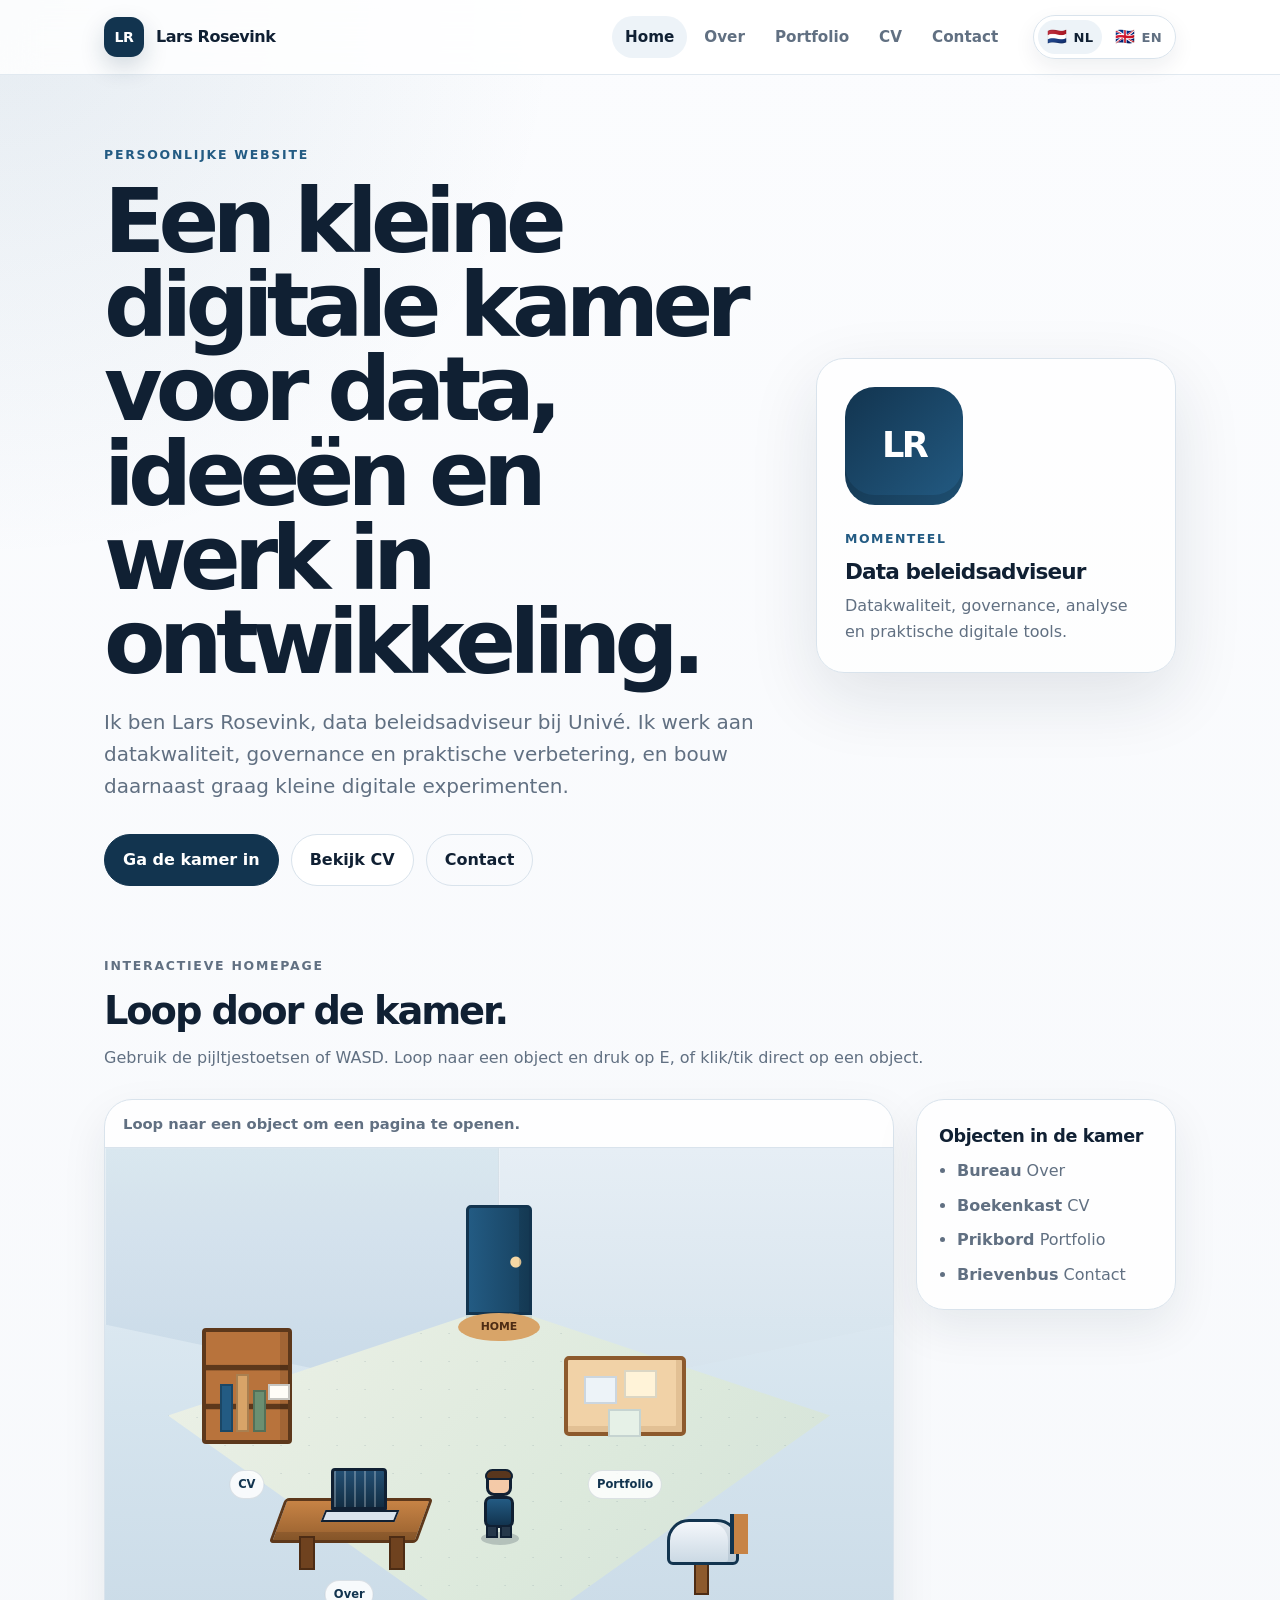
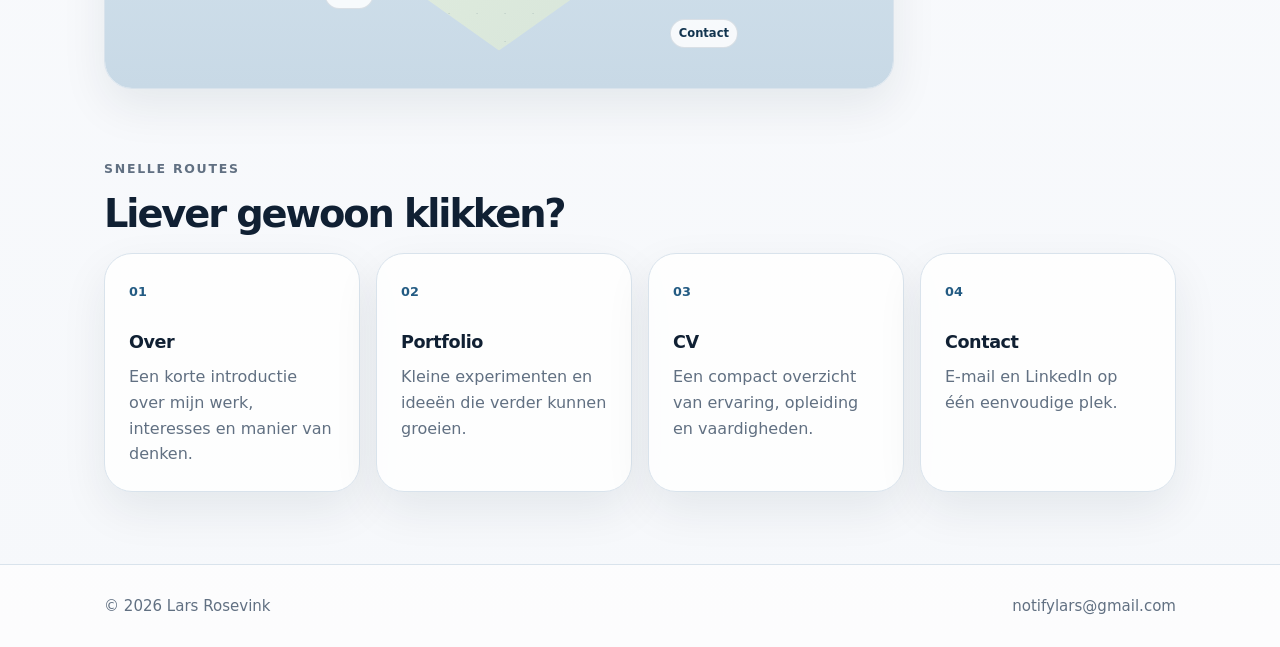
<file: index.html>
<!doctype html>
<html lang="nl">
<head>
  <meta charset="utf-8">
  <meta name="viewport" content="width=device-width, initial-scale=1">
  <title>Lars Rosevink | Data, beleid en digitale experimenten</title>
  <meta name="description" content="Persoonlijke website van Lars Rosevink, data beleidsadviseur bij Univé, met een interactieve pixelkamer en compacte professionele context.">
  <meta name="robots" content="index, follow, max-image-preview:large">
  <link rel="canonical" href="https://www.larsrosevink.nl/">
  <meta property="og:type" content="website">
  <meta property="og:locale" content="nl_NL">
  <meta property="og:title" content="Lars Rosevink | Data, beleid en digitale experimenten">
  <meta property="og:description" content="Persoonlijke website van Lars Rosevink, data beleidsadviseur bij Univé, met een interactieve pixelkamer en compacte professionele context.">
  <meta property="og:url" content="https://www.larsrosevink.nl/">
  <meta name="theme-color" content="#12344f">
  <link rel="icon" href="favicon.svg" type="image/svg+xml">
  <link rel="stylesheet" href="style.css">
  <script type="application/ld+json">{
  "@context": "https://schema.org",
  "@type": "Person",
  "name": "Lars Rosevink",
  "url": "https://www.larsrosevink.nl/",
  "jobTitle": "Data Policy Advisor",
  "worksFor": {
    "@type": "Organization",
    "name": "Univé"
  },
  "sameAs": [
    "https://www.linkedin.com/in/lars-rosevink-8b160312b/"
  ],
  "email": "mailto:notifylars@gmail.com",
  "knowsAbout": [
    "Data quality",
    "Data governance",
    "SQL",
    "Snowflake",
    "Process improvement",
    "Data analysis",
    "Software development",
    "Web development"
  ]
}</script>
</head>
<body data-page="home" data-language="nl">

  <a class="skip-link" href="#main" data-i18n="global.skip">Naar inhoud</a>

  <header class="site-header">
    <div class="nav-shell">
      <a class="brand" href="index.html" aria-label="Lars Rosevink homepage">
        <span class="brand-mark" aria-hidden="true">LR</span>
        <span class="brand-text">Lars Rosevink</span>
      </a>
      <nav class="site-menu" id="site-menu" aria-label="Hoofdnavigatie" data-i18n-attr="aria-label:attr.navMain">
        <a href="index.html" data-nav-page="home" data-i18n="nav.home">Home</a>
        <a href="about.html" data-nav-page="about" data-i18n="nav.about">Over</a>
        <a href="portfolio.html" data-nav-page="portfolio" data-i18n="nav.portfolio">Portfolio</a>
        <a href="resume.html" data-nav-page="resume" data-i18n="nav.resume">CV</a>
        <a href="contact.html" data-nav-page="contact" data-i18n="nav.contact">Contact</a>
      </nav>
      <div class="nav-actions">
        <div class="language-switch" role="group" aria-label="Taalkeuze" data-i18n-attr="aria-label:attr.languageSwitch">
          <button class="lang-button" type="button" data-lang-switch="nl" aria-pressed="true" aria-label="Nederlands">
            <span class="flag" aria-hidden="true">🇳🇱</span><span class="lang-code">NL</span>
          </button>
          <button class="lang-button" type="button" data-lang-switch="en" aria-pressed="false" aria-label="English">
            <span class="flag" aria-hidden="true">🇬🇧</span><span class="lang-code">EN</span>
          </button>
        </div>
        <button class="nav-toggle" type="button" aria-expanded="false" aria-controls="site-menu" data-i18n="global.menu">Menu</button>
      </div>
    </div>
  </header>

  <main id="main">
    <section class="hero home-hero">
      <div class="hero-copy">
        <p class="eyebrow" data-i18n="home.eyebrow">Persoonlijke website</p>
        <h1 data-i18n="home.h1">Een kleine digitale kamer voor data, ideeën en werk in ontwikkeling.</h1>
        <p class="hero-text" data-i18n="home.lead">Ik ben Lars Rosevink, data beleidsadviseur bij Univé. Ik werk aan datakwaliteit, governance en praktische verbetering, en bouw daarnaast graag kleine digitale experimenten.</p>
        <div class="hero-actions">
          <a class="button primary" href="#room-title" data-i18n="home.enterRoom">Ga de kamer in</a>
          <a class="button" href="resume.html" data-i18n="home.viewResume">Bekijk CV</a>
          <a class="button ghost" href="contact.html" data-i18n="home.contact">Contact</a>
        </div>
      </div>
      <aside class="intro-card" aria-label="Profielsamenvatting" data-i18n-attr="aria-label:attr.profileSummary">
        <div class="portrait-placeholder" aria-hidden="true">LR</div>
        <div>
          <p class="card-label" data-i18n="home.currently">Momenteel</p>
          <p class="card-title" data-i18n="home.role">Data beleidsadviseur</p>
          <p class="card-note" data-i18n="home.roleNote">Datakwaliteit, governance, analyse en praktische digitale tools.</p>
        </div>
      </aside>
    </section>

    <section class="room-section" aria-labelledby="room-title">
      <div class="section-heading">
        <p class="eyebrow" data-i18n="home.roomEyebrow">Interactieve homepage</p>
        <h2 id="room-title" data-i18n="home.roomTitle">Loop door de kamer.</h2>
        <p data-i18n="home.roomLead">Gebruik de pijltjestoetsen of WASD. Loop naar een object en druk op E, of klik/tik direct op een object.</p>
      </div>

      <div class="room-layout">
        <div class="room-panel">
          <div class="room-status" aria-live="polite">
            <span id="interaction-status" data-i18n="room.defaultStatus">Loop naar een object om een pagina te openen.</span>
          </div>

          <div class="room-stage" id="room-stage" tabindex="0" aria-label="Interactieve isometrische kamer. Gebruik pijltjestoetsen of WASD om Lars door de kamer te bewegen." data-i18n-attr="aria-label:attr.roomStage">
            <div class="room-wall wall-left" aria-hidden="true"></div>
            <div class="room-wall wall-right" aria-hidden="true"></div>
            <div class="room-floor" aria-hidden="true"></div>

            <a class="room-object object-door" href="index.html" data-room-target data-room-key="home" data-label="Home" data-x="430" data-y="130" aria-label="Open de homepage" data-i18n-attr="aria-label:attr.openHome">
              <span class="door-panel"></span>
              <span class="welcome-mat" data-i18n="nav.home">Home</span>
            </a>

            <a class="room-object object-desk" href="about.html" data-room-target data-room-key="about" data-label="Over" data-x="260" data-y="350" aria-label="Open de pagina Over" data-i18n-attr="aria-label:attr.openAbout">
              <span class="desk-top"></span>
              <span class="desk-leg left"></span>
              <span class="desk-leg right"></span>
              <span class="laptop-screen"></span>
              <span class="laptop-base"></span>
              <span class="object-caption" data-i18n="nav.about">Over</span>
            </a>

            <a class="room-object object-shelf" href="resume.html" data-room-target data-room-key="resume" data-label="CV" data-x="135" data-y="235" aria-label="Open de CV-pagina" data-i18n-attr="aria-label:attr.openResume">
              <span class="shelf-frame"></span>
              <span class="book book-a"></span>
              <span class="book book-b"></span>
              <span class="book book-c"></span>
              <span class="paper-stack"></span>
              <span class="object-caption" data-i18n="nav.resume">CV</span>
            </a>

            <a class="room-object object-board" href="portfolio.html" data-room-target data-room-key="portfolio" data-label="Portfolio" data-x="565" data-y="260" aria-label="Open de portfolio-pagina" data-i18n-attr="aria-label:attr.openPortfolio">
              <span class="board-frame"></span>
              <span class="note note-a"></span>
              <span class="note note-b"></span>
              <span class="note note-c"></span>
              <span class="object-caption" data-i18n="nav.portfolio">Portfolio</span>
            </a>

            <a class="room-object object-mail" href="contact.html" data-room-target data-room-key="contact" data-label="Contact" data-x="650" data-y="400" aria-label="Open de contactpagina" data-i18n-attr="aria-label:attr.openContact">
              <span class="mail-post"></span>
              <span class="mail-box"></span>
              <span class="mail-flag"></span>
              <span class="object-caption" data-i18n="nav.contact">Contact</span>
            </a>

            <div class="avatar" id="avatar" aria-hidden="true">
              <span class="avatar-shadow"></span>
              <span class="avatar-head"></span>
              <span class="avatar-hair"></span>
              <span class="avatar-body"></span>
              <span class="avatar-leg leg-left"></span>
              <span class="avatar-leg leg-right"></span>
            </div>

            <div class="room-tooltip" id="room-tooltip" hidden>Druk op E</div>
          </div>

          <div class="mobile-controls" aria-label="Bewegingsknoppen" data-i18n-attr="aria-label:attr.movementControls">
            <button type="button" data-move="up" aria-label="Beweeg omhoog" data-i18n="controls.up" data-i18n-attr="aria-label:attr.moveUp">Omhoog</button>
            <button type="button" data-move="left" aria-label="Beweeg naar links" data-i18n="controls.left" data-i18n-attr="aria-label:attr.moveLeft">Links</button>
            <button type="button" data-move="down" aria-label="Beweeg omlaag" data-i18n="controls.down" data-i18n-attr="aria-label:attr.moveDown">Omlaag</button>
            <button type="button" data-move="right" aria-label="Beweeg naar rechts" data-i18n="controls.right" data-i18n-attr="aria-label:attr.moveRight">Rechts</button>
            <button type="button" data-action="interact" aria-label="Open object in de buurt" data-i18n="controls.open" data-i18n-attr="aria-label:attr.openNearby">Openen</button>
          </div>
        </div>

        <aside class="room-help">
          <h3 data-i18n="home.objectsTitle">Objecten in de kamer</h3>
          <ul>
            <li><strong data-i18n="home.objectDesk">Bureau</strong> <span data-i18n="nav.about">Over</span></li>
            <li><strong data-i18n="home.objectShelf">Boekenkast</strong> <span data-i18n="nav.resume">CV</span></li>
            <li><strong data-i18n="home.objectBoard">Prikbord</strong> <span data-i18n="nav.portfolio">Portfolio</span></li>
            <li><strong data-i18n="home.objectMail">Brievenbus</strong> <span data-i18n="nav.contact">Contact</span></li>
          </ul>
        </aside>
      </div>
    </section>

    <section class="cards-section" aria-labelledby="quick-links-title">
      <div class="section-heading compact">
        <p class="eyebrow" data-i18n="home.quickEyebrow">Snelle routes</p>
        <h2 id="quick-links-title" data-i18n="home.quickTitle">Liever gewoon klikken?</h2>
      </div>
      <div class="card-grid">
        <a class="nav-card" href="about.html">
          <span>01</span>
          <h3 data-i18n="nav.about">Over</h3>
          <p data-i18n="home.cardAbout">Een korte introductie over mijn werk, interesses en manier van denken.</p>
        </a>
        <a class="nav-card" href="portfolio.html">
          <span>02</span>
          <h3 data-i18n="nav.portfolio">Portfolio</h3>
          <p data-i18n="home.cardPortfolio">Kleine experimenten en ideeën die verder kunnen groeien.</p>
        </a>
        <a class="nav-card" href="resume.html">
          <span>03</span>
          <h3 data-i18n="nav.resume">CV</h3>
          <p data-i18n="home.cardResume">Een compact overzicht van ervaring, opleiding en vaardigheden.</p>
        </a>
        <a class="nav-card" href="contact.html">
          <span>04</span>
          <h3 data-i18n="nav.contact">Contact</h3>
          <p data-i18n="home.cardContact">E-mail en LinkedIn op één eenvoudige plek.</p>
        </a>
      </div>
    </section>

  </main>


  <footer class="site-footer">
    <div class="footer-inner">
      <p>&copy; <span id="year"></span> Lars Rosevink</p>
      <p><a href="mailto:notifylars@gmail.com">notifylars@gmail.com</a></p>
    </div>
  </footer>

  <script src="content.js"></script>
  <script src="game.js"></script>
</body>
</html>
</file>
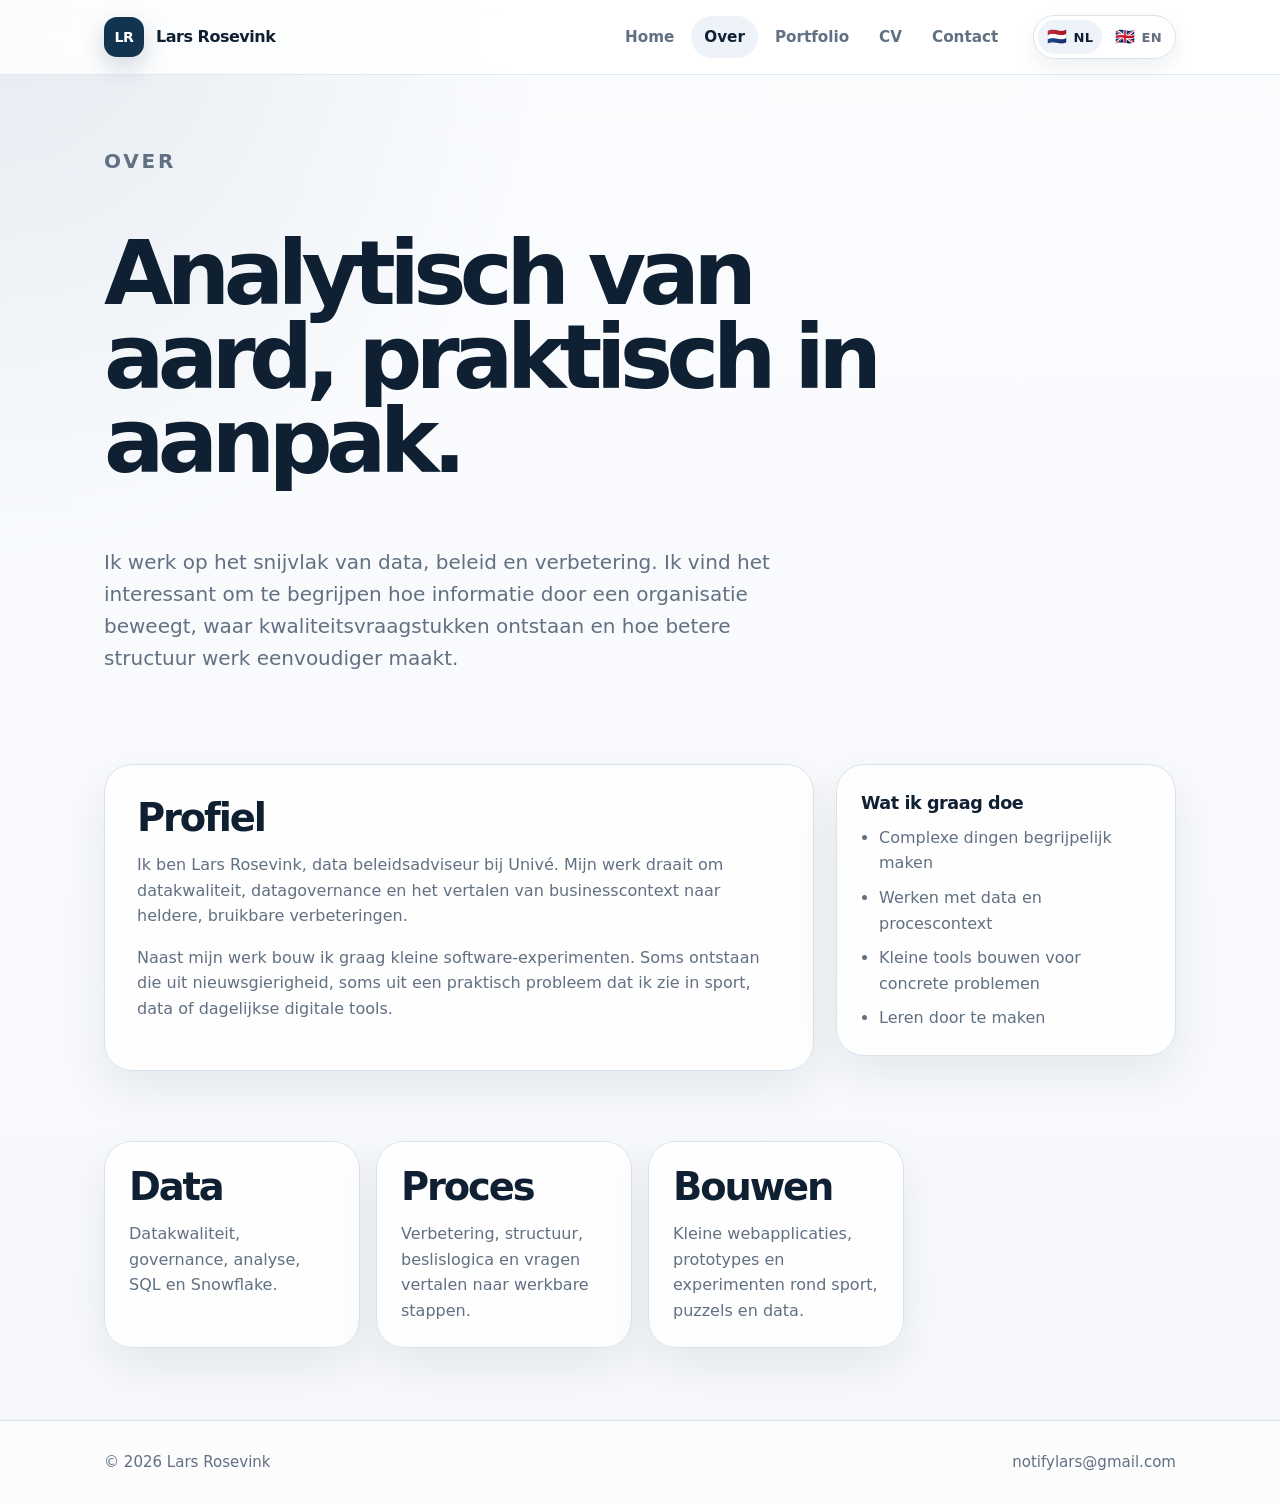
<file: about.html>
<!doctype html>
<html lang="nl">
<head>
  <meta charset="utf-8">
  <meta name="viewport" content="width=device-width, initial-scale=1">
  <title>Over | Lars Rosevink</title>
  <meta name="description" content="Over Lars Rosevink: data, governance, procesverbetering en praktische digitale experimenten.">
  <meta name="robots" content="index, follow, max-image-preview:large">
  <link rel="canonical" href="https://www.larsrosevink.nl/about.html">
  <meta property="og:type" content="website">
  <meta property="og:locale" content="nl_NL">
  <meta property="og:title" content="Over | Lars Rosevink">
  <meta property="og:description" content="Over Lars Rosevink: data, governance, procesverbetering en praktische digitale experimenten.">
  <meta property="og:url" content="https://www.larsrosevink.nl/about.html">
  <meta name="theme-color" content="#12344f">
  <link rel="icon" href="favicon.svg" type="image/svg+xml">
  <link rel="stylesheet" href="style.css">
  <script type="application/ld+json">{
  "@context": "https://schema.org",
  "@type": "Person",
  "name": "Lars Rosevink",
  "url": "https://www.larsrosevink.nl/",
  "jobTitle": "Data Policy Advisor",
  "worksFor": {
    "@type": "Organization",
    "name": "Univé"
  },
  "sameAs": [
    "https://www.linkedin.com/in/lars-rosevink-8b160312b/"
  ],
  "email": "mailto:notifylars@gmail.com",
  "knowsAbout": [
    "Data quality",
    "Data governance",
    "SQL",
    "Snowflake",
    "Process improvement",
    "Data analysis",
    "Software development",
    "Web development"
  ]
}</script>
</head>
<body data-page="about" data-language="nl">

  <a class="skip-link" href="#main" data-i18n="global.skip">Naar inhoud</a>

  <header class="site-header">
    <div class="nav-shell">
      <a class="brand" href="index.html" aria-label="Lars Rosevink homepage">
        <span class="brand-mark" aria-hidden="true">LR</span>
        <span class="brand-text">Lars Rosevink</span>
      </a>
      <nav class="site-menu" id="site-menu" aria-label="Hoofdnavigatie" data-i18n-attr="aria-label:attr.navMain">
        <a href="index.html" data-nav-page="home" data-i18n="nav.home">Home</a>
        <a href="about.html" data-nav-page="about" data-i18n="nav.about">Over</a>
        <a href="portfolio.html" data-nav-page="portfolio" data-i18n="nav.portfolio">Portfolio</a>
        <a href="resume.html" data-nav-page="resume" data-i18n="nav.resume">CV</a>
        <a href="contact.html" data-nav-page="contact" data-i18n="nav.contact">Contact</a>
      </nav>
      <div class="nav-actions">
        <div class="language-switch" role="group" aria-label="Taalkeuze" data-i18n-attr="aria-label:attr.languageSwitch">
          <button class="lang-button" type="button" data-lang-switch="nl" aria-pressed="true" aria-label="Nederlands">
            <span class="flag" aria-hidden="true">🇳🇱</span><span class="lang-code">NL</span>
          </button>
          <button class="lang-button" type="button" data-lang-switch="en" aria-pressed="false" aria-label="English">
            <span class="flag" aria-hidden="true">🇬🇧</span><span class="lang-code">EN</span>
          </button>
        </div>
        <button class="nav-toggle" type="button" aria-expanded="false" aria-controls="site-menu" data-i18n="global.menu">Menu</button>
      </div>
    </div>
  </header>

  <main id="main">
    <section class="page-hero">
      <p class="eyebrow" data-i18n="about.eyebrow">Over</p>
      <h1 data-i18n="about.h1">Analytisch van aard, praktisch in aanpak.</h1>
      <p data-i18n="about.lead">Ik werk op het snijvlak van data, beleid en verbetering. Ik vind het interessant om te begrijpen hoe informatie door een organisatie beweegt, waar kwaliteitsvraagstukken ontstaan en hoe betere structuur werk eenvoudiger maakt.</p>
    </section>

    <section class="content-grid two-col">
      <article class="text-block large">
        <h2 data-i18n="about.profileTitle">Profiel</h2>
        <p data-i18n="about.profileP1">Ik ben Lars Rosevink, data beleidsadviseur bij Univé. Mijn werk draait om datakwaliteit, datagovernance en het vertalen van businesscontext naar heldere, bruikbare verbeteringen.</p>
        <p data-i18n="about.profileP2">Naast mijn werk bouw ik graag kleine software-experimenten. Soms ontstaan die uit nieuwsgierigheid, soms uit een praktisch probleem dat ik zie in sport, data of dagelijkse digitale tools.</p>
      </article>
      <aside class="side-note">
        <h3 data-i18n="about.enjoyTitle">Wat ik graag doe</h3>
        <ul class="clean-list">
          <li data-i18n="about.enjoy1">Complexe dingen begrijpelijk maken</li>
          <li data-i18n="about.enjoy2">Werken met data en procescontext</li>
          <li data-i18n="about.enjoy3">Kleine tools bouwen voor concrete problemen</li>
          <li data-i18n="about.enjoy4">Leren door te maken</li>
        </ul>
      </aside>
    </section>

    <section class="content-grid three-col">
      <article class="info-card">
        <h2 data-i18n="about.dataTitle">Data</h2>
        <p data-i18n="about.dataText">Datakwaliteit, governance, analyse, SQL en Snowflake.</p>
      </article>
      <article class="info-card">
        <h2 data-i18n="about.processTitle">Proces</h2>
        <p data-i18n="about.processText">Verbetering, structuur, beslislogica en vragen vertalen naar werkbare stappen.</p>
      </article>
      <article class="info-card">
        <h2 data-i18n="about.buildingTitle">Bouwen</h2>
        <p data-i18n="about.buildingText">Kleine webapplicaties, prototypes en experimenten rond sport, puzzels en data.</p>
      </article>
    </section>

  </main>


  <footer class="site-footer">
    <div class="footer-inner">
      <p>&copy; <span id="year"></span> Lars Rosevink</p>
      <p><a href="mailto:notifylars@gmail.com">notifylars@gmail.com</a></p>
    </div>
  </footer>

  <script src="content.js"></script>
</body>
</html>
</file>
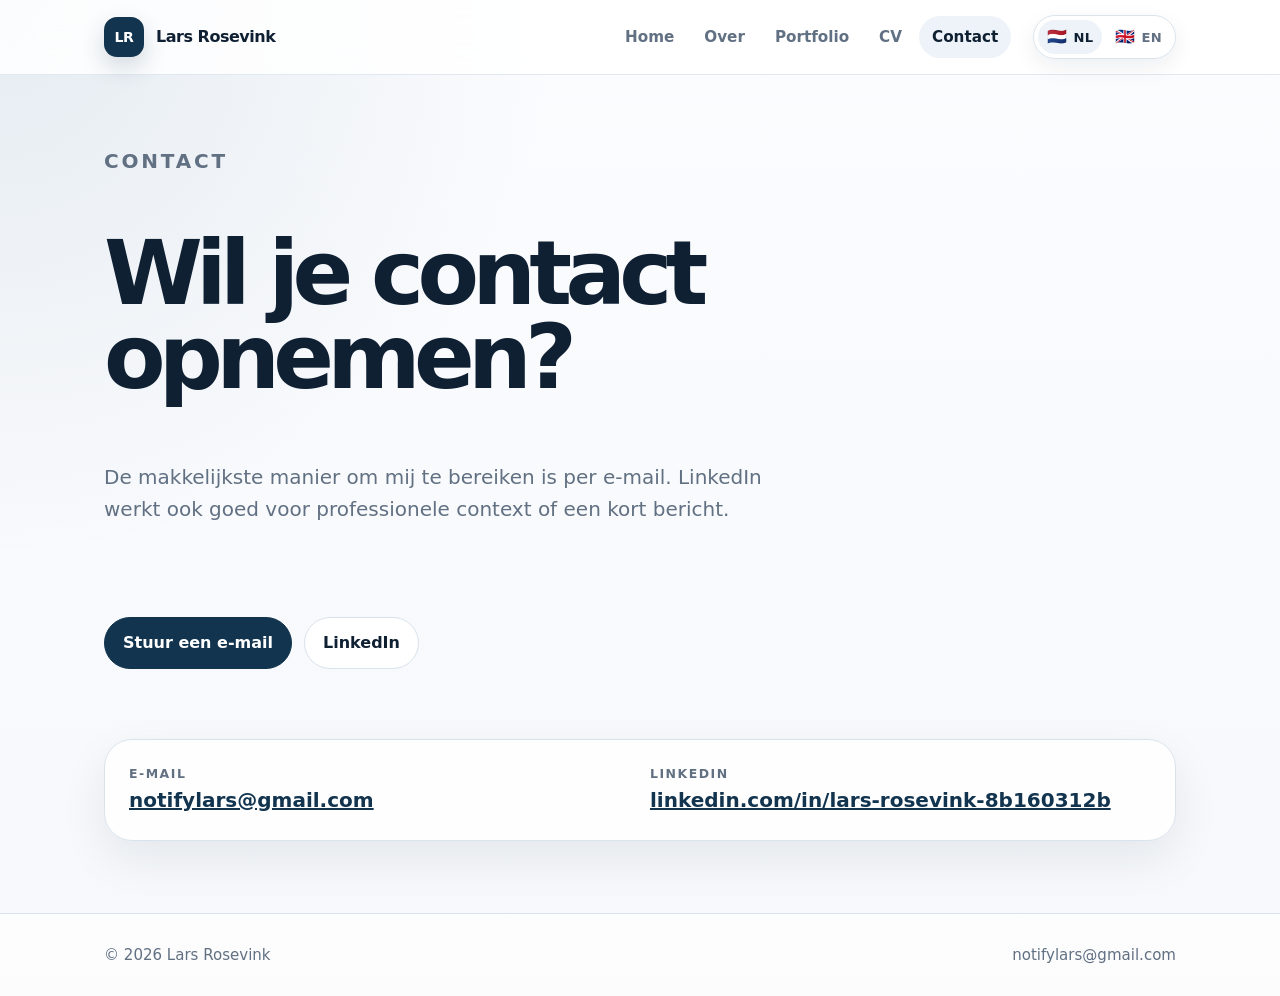
<file: contact.html>
<!doctype html>
<html lang="nl">
<head>
  <meta charset="utf-8">
  <meta name="viewport" content="width=device-width, initial-scale=1">
  <title>Contact | Lars Rosevink</title>
  <meta name="description" content="Neem contact op met Lars Rosevink via e-mail of LinkedIn.">
  <meta name="robots" content="index, follow, max-image-preview:large">
  <link rel="canonical" href="https://www.larsrosevink.nl/contact.html">
  <meta property="og:type" content="website">
  <meta property="og:locale" content="nl_NL">
  <meta property="og:title" content="Contact | Lars Rosevink">
  <meta property="og:description" content="Neem contact op met Lars Rosevink via e-mail of LinkedIn.">
  <meta property="og:url" content="https://www.larsrosevink.nl/contact.html">
  <meta name="theme-color" content="#12344f">
  <link rel="icon" href="favicon.svg" type="image/svg+xml">
  <link rel="stylesheet" href="style.css">
  <script type="application/ld+json">{
  "@context": "https://schema.org",
  "@type": "Person",
  "name": "Lars Rosevink",
  "url": "https://www.larsrosevink.nl/",
  "jobTitle": "Data Policy Advisor",
  "worksFor": {
    "@type": "Organization",
    "name": "Univé"
  },
  "sameAs": [
    "https://www.linkedin.com/in/lars-rosevink-8b160312b/"
  ],
  "email": "mailto:notifylars@gmail.com",
  "knowsAbout": [
    "Data quality",
    "Data governance",
    "SQL",
    "Snowflake",
    "Process improvement",
    "Data analysis",
    "Software development",
    "Web development"
  ]
}</script>
</head>
<body data-page="contact" data-language="nl">

  <a class="skip-link" href="#main" data-i18n="global.skip">Naar inhoud</a>

  <header class="site-header">
    <div class="nav-shell">
      <a class="brand" href="index.html" aria-label="Lars Rosevink homepage">
        <span class="brand-mark" aria-hidden="true">LR</span>
        <span class="brand-text">Lars Rosevink</span>
      </a>
      <nav class="site-menu" id="site-menu" aria-label="Hoofdnavigatie" data-i18n-attr="aria-label:attr.navMain">
        <a href="index.html" data-nav-page="home" data-i18n="nav.home">Home</a>
        <a href="about.html" data-nav-page="about" data-i18n="nav.about">Over</a>
        <a href="portfolio.html" data-nav-page="portfolio" data-i18n="nav.portfolio">Portfolio</a>
        <a href="resume.html" data-nav-page="resume" data-i18n="nav.resume">CV</a>
        <a href="contact.html" data-nav-page="contact" data-i18n="nav.contact">Contact</a>
      </nav>
      <div class="nav-actions">
        <div class="language-switch" role="group" aria-label="Taalkeuze" data-i18n-attr="aria-label:attr.languageSwitch">
          <button class="lang-button" type="button" data-lang-switch="nl" aria-pressed="true" aria-label="Nederlands">
            <span class="flag" aria-hidden="true">🇳🇱</span><span class="lang-code">NL</span>
          </button>
          <button class="lang-button" type="button" data-lang-switch="en" aria-pressed="false" aria-label="English">
            <span class="flag" aria-hidden="true">🇬🇧</span><span class="lang-code">EN</span>
          </button>
        </div>
        <button class="nav-toggle" type="button" aria-expanded="false" aria-controls="site-menu" data-i18n="global.menu">Menu</button>
      </div>
    </div>
  </header>

  <main id="main">
    <section class="page-hero contact-hero">
      <p class="eyebrow" data-i18n="contact.eyebrow">Contact</p>
      <h1 data-i18n="contact.h1">Wil je contact opnemen?</h1>
      <p data-i18n="contact.lead">De makkelijkste manier om mij te bereiken is per e-mail. LinkedIn werkt ook goed voor professionele context of een kort bericht.</p>
      <div class="hero-actions">
        <a class="button primary" href="mailto:notifylars@gmail.com" data-i18n="contact.emailButton">Stuur een e-mail</a>
        <a class="button" href="https://www.linkedin.com/in/lars-rosevink-8b160312b/" target="_blank" rel="noopener noreferrer">LinkedIn</a>
      </div>
    </section>

    <section class="contact-card" aria-label="Contactgegevens" data-i18n-attr="aria-label:attr.contactDetails">
      <div>
        <p class="card-label" data-i18n="contact.emailLabel">E-mail</p>
        <a class="contact-link" href="mailto:notifylars@gmail.com">notifylars@gmail.com</a>
      </div>
      <div>
        <p class="card-label">LinkedIn</p>
        <a class="contact-link" href="https://www.linkedin.com/in/lars-rosevink-8b160312b/" target="_blank" rel="noopener noreferrer">linkedin.com/in/lars-rosevink-8b160312b</a>
      </div>
    </section>

  </main>


  <footer class="site-footer">
    <div class="footer-inner">
      <p>&copy; <span id="year"></span> Lars Rosevink</p>
      <p><a href="mailto:notifylars@gmail.com">notifylars@gmail.com</a></p>
    </div>
  </footer>

  <script src="content.js"></script>
</body>
</html>
</file>
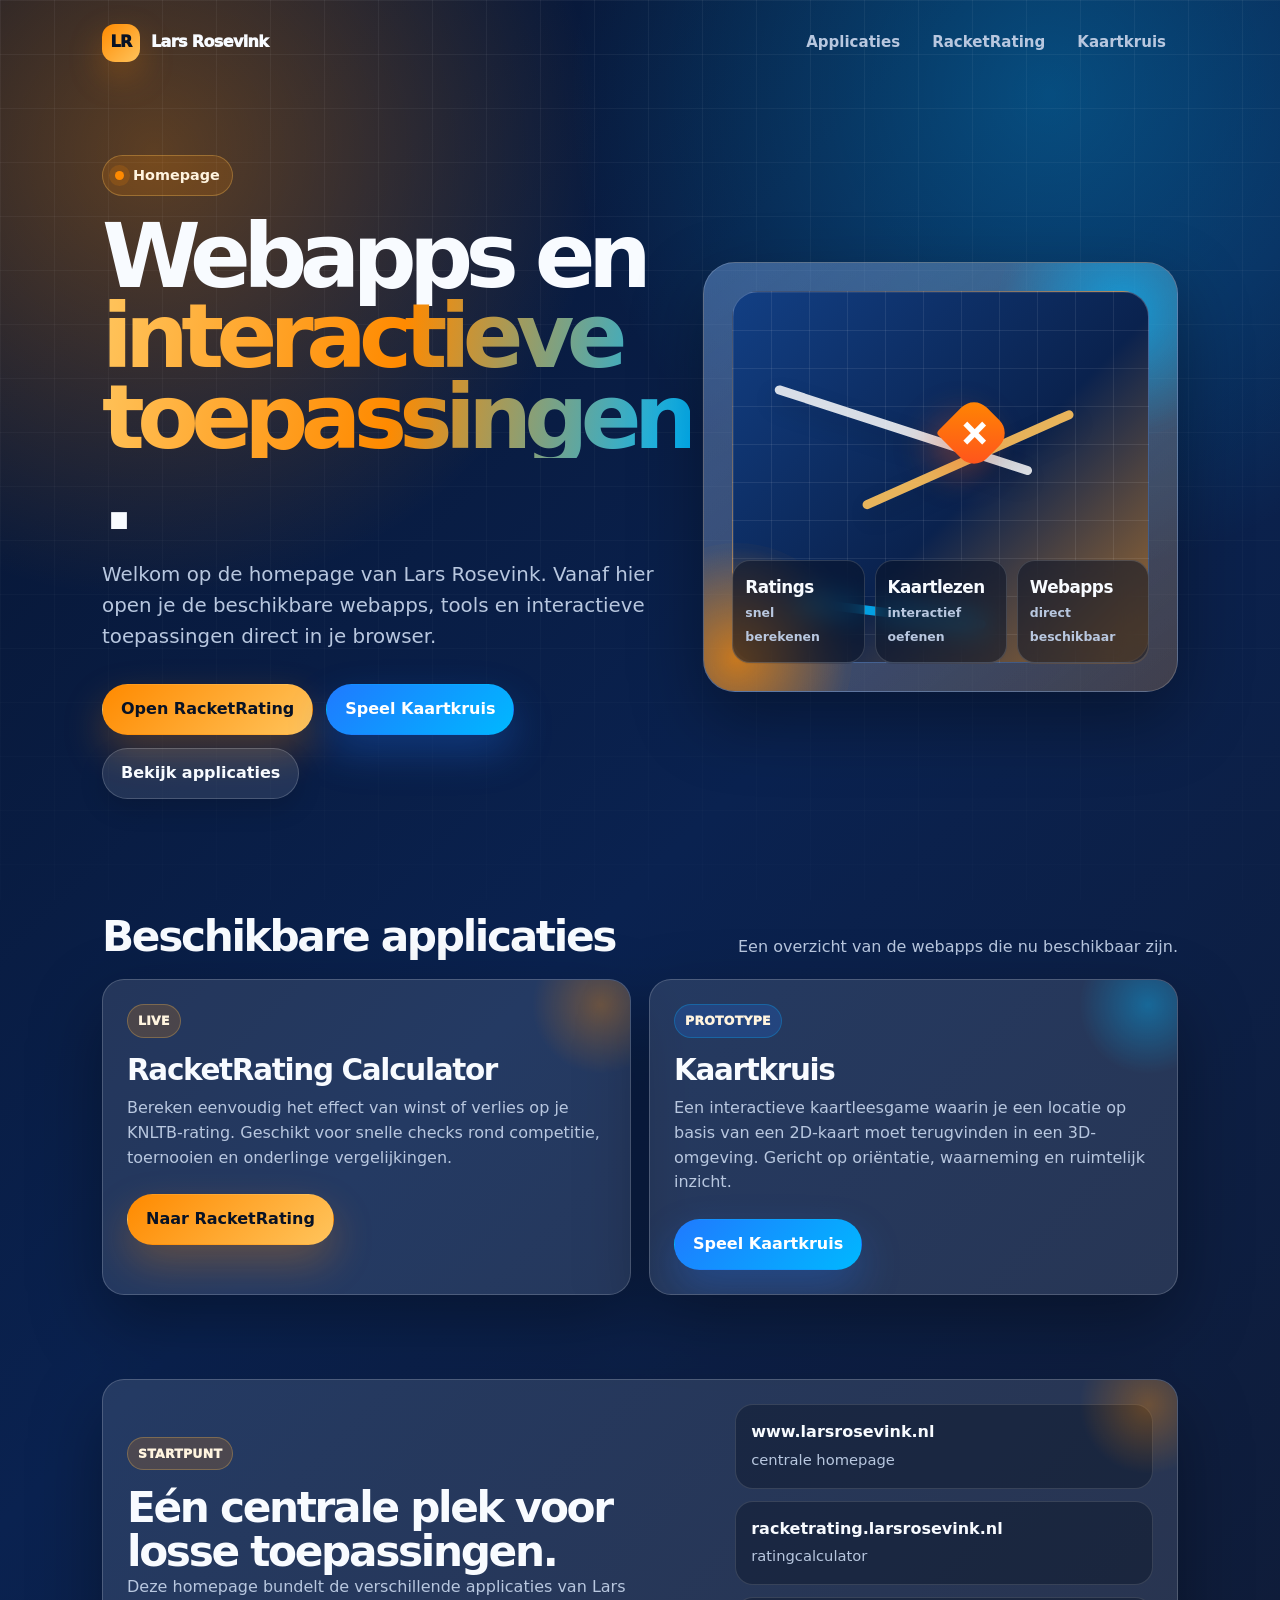
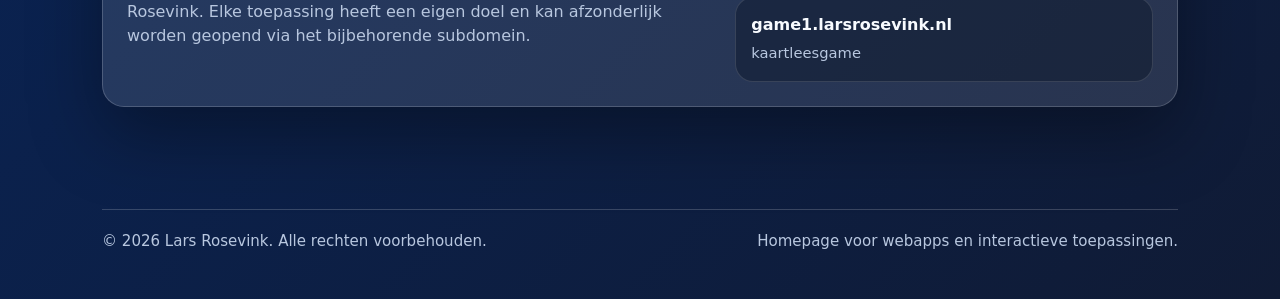
<file: homepage.html>
<!doctype html>
<html lang="nl">
<head>
  <meta charset="utf-8">
  <meta name="viewport" content="width=device-width, initial-scale=1">
  <title>Lars Rosevink | Homepage</title>
  <meta name="description" content="Homepage van Lars Rosevink met toegang tot beschikbare webapps en interactieve toepassingen.">
  <meta name="robots" content="index, follow, max-image-preview:large">
  <link rel="canonical" href="https://www.larsrosevink.nl/">
  <meta property="og:type" content="website">
  <meta property="og:locale" content="nl_NL">
  <meta property="og:title" content="Lars Rosevink | Homepage">
  <meta property="og:description" content="Centrale homepage met toegang tot beschikbare webapps en interactieve toepassingen.">
  <meta property="og:url" content="https://www.larsrosevink.nl/">
  <meta name="theme-color" content="#0b1f4d">

  <style>
    :root {
      --bg: #07142f;
      --bg-soft: #0d2558;
      --ink: #081225;
      --text: #f8fbff;
      --muted: #b8c7df;
      --line: rgba(255, 255, 255, 0.18);
      --card: rgba(255, 255, 255, 0.11);
      --card-strong: rgba(255, 255, 255, 0.16);
      --blue: #1f7aff;
      --blue-light: #00b8ff;
      --orange: #ff8a00;
      --orange-light: #ffc45c;
      --cream: #fff4df;
      --shadow: 0 28px 70px rgba(0, 0, 0, 0.34);
      --radius-lg: 32px;
      --radius-md: 22px;
      --max: 1120px;
    }

    * {
      box-sizing: border-box;
    }

    html {
      scroll-behavior: smooth;
    }

    body {
      margin: 0;
      min-height: 100vh;
      font-family: Inter, ui-sans-serif, system-ui, -apple-system, BlinkMacSystemFont, "Segoe UI", sans-serif;
      color: var(--text);
      background:
        radial-gradient(circle at 12% 8%, rgba(255, 138, 0, 0.34), transparent 28rem),
        radial-gradient(circle at 82% 5%, rgba(0, 184, 255, 0.30), transparent 30rem),
        linear-gradient(135deg, #07142f 0%, #0a2250 48%, #101b35 100%);
      line-height: 1.55;
      overflow-x: hidden;
    }

    body::before {
      content: "";
      position: fixed;
      inset: 0;
      pointer-events: none;
      background-image:
        linear-gradient(rgba(255,255,255,0.055) 1px, transparent 1px),
        linear-gradient(90deg, rgba(255,255,255,0.055) 1px, transparent 1px);
      background-size: 54px 54px;
      mask-image: linear-gradient(to bottom, rgba(0,0,0,0.95), rgba(0,0,0,0.18));
    }

    a {
      color: inherit;
    }

    .site-nav,
    header,
    main,
    footer {
      width: min(100%, var(--max));
      margin: 0 auto;
      padding-left: 22px;
      padding-right: 22px;
      position: relative;
      z-index: 1;
    }

    .site-nav {
      padding-top: 22px;
      padding-bottom: 18px;
      display: flex;
      justify-content: space-between;
      align-items: center;
      gap: 18px;
    }

    .brand {
      display: inline-flex;
      align-items: center;
      gap: 11px;
      font-weight: 950;
      letter-spacing: -0.04em;
      text-decoration: none;
    }

    .brand-mark {
      width: 38px;
      height: 38px;
      border-radius: 13px;
      display: grid;
      place-items: center;
      color: var(--ink);
      background: linear-gradient(135deg, var(--orange), var(--orange-light));
      box-shadow: 0 14px 34px rgba(255, 138, 0, 0.28);
      font-weight: 1000;
    }

    .nav-links {
      display: flex;
      flex-wrap: wrap;
      justify-content: flex-end;
      gap: 8px;
    }

    .nav-links a {
      color: var(--muted);
      text-decoration: none;
      font-size: 0.94rem;
      font-weight: 800;
      padding: 9px 12px;
      border-radius: 999px;
      transition: 160ms ease;
    }

    .nav-links a:hover,
    .nav-links a:focus-visible {
      color: white;
      background: rgba(255, 255, 255, 0.13);
      outline: none;
    }

    header {
      padding-top: 74px;
      padding-bottom: 52px;
      display: grid;
      grid-template-columns: minmax(0, 1.08fr) minmax(320px, 0.92fr);
      align-items: center;
      gap: 44px;
    }

    .eyebrow {
      width: fit-content;
      display: inline-flex;
      align-items: center;
      gap: 9px;
      margin-bottom: 20px;
      padding: 8px 12px;
      border-radius: 999px;
      color: var(--cream);
      background: rgba(255, 138, 0, 0.16);
      border: 1px solid rgba(255, 196, 92, 0.32);
      font-size: 0.9rem;
      font-weight: 900;
    }

    .eyebrow::before {
      content: "";
      width: 9px;
      height: 9px;
      border-radius: 50%;
      background: var(--orange);
      box-shadow: 0 0 0 6px rgba(255, 138, 0, 0.16);
    }

    h1,
    h2,
    h3,
    p {
      margin-top: 0;
    }

    h1 {
      margin-bottom: 22px;
      max-width: 780px;
      font-size: clamp(3rem, 7vw, 6.4rem);
      line-height: 0.9;
      letter-spacing: -0.085em;
    }

    .gradient-text {
      display: inline-block;
      color: transparent;
      background: linear-gradient(100deg, var(--orange-light), var(--orange), var(--blue-light));
      -webkit-background-clip: text;
      background-clip: text;
    }

    .lead {
      max-width: 650px;
      margin-bottom: 0;
      color: var(--muted);
      font-size: clamp(1.05rem, 1.8vw, 1.24rem);
    }

    .cta-row {
      display: flex;
      flex-wrap: wrap;
      gap: 13px;
      margin-top: 32px;
    }

    .button {
      display: inline-flex;
      align-items: center;
      justify-content: center;
      gap: 10px;
      min-height: 46px;
      padding: 12px 18px;
      border-radius: 999px;
      border: 1px solid var(--line);
      color: var(--text);
      background: rgba(255, 255, 255, 0.10);
      text-decoration: none;
      font-weight: 900;
      box-shadow: 0 10px 25px rgba(0, 0, 0, 0.15);
      transition: transform 160ms ease, border-color 160ms ease, background 160ms ease;
    }

    .button:hover,
    .button:focus-visible {
      transform: translateY(-2px);
      border-color: rgba(255, 255, 255, 0.34);
      background: rgba(255, 255, 255, 0.16);
      outline: none;
    }

    .button.primary {
      color: #081225;
      border-color: transparent;
      background: linear-gradient(135deg, var(--orange), var(--orange-light));
      box-shadow: 0 18px 40px rgba(255, 138, 0, 0.28);
    }

    .button.blue {
      color: white;
      border-color: transparent;
      background: linear-gradient(135deg, var(--blue), var(--blue-light));
      box-shadow: 0 18px 40px rgba(31, 122, 255, 0.28);
    }

    .hero-card {
      position: relative;
      min-height: 430px;
      border-radius: var(--radius-lg);
      border: 1px solid var(--line);
      background:
        linear-gradient(145deg, rgba(255,255,255,0.18), rgba(255,255,255,0.07)),
        linear-gradient(135deg, rgba(31,122,255,0.25), rgba(255,138,0,0.16));
      box-shadow: var(--shadow);
      overflow: hidden;
    }

    .hero-card::before,
    .hero-card::after {
      content: "";
      position: absolute;
      border-radius: 999px;
      filter: blur(0.2px);
    }

    .hero-card::before {
      width: 250px;
      height: 250px;
      right: -70px;
      top: -75px;
      background: radial-gradient(circle, rgba(0,184,255,0.65), rgba(0,184,255,0.02) 68%);
    }

    .hero-card::after {
      width: 230px;
      height: 230px;
      left: -82px;
      bottom: -82px;
      background: radial-gradient(circle, rgba(255,138,0,0.72), rgba(255,138,0,0.03) 68%);
    }

    .map-visual {
      position: absolute;
      inset: 28px;
      border-radius: 26px;
      overflow: hidden;
      background:
        linear-gradient(90deg, rgba(255,255,255,0.08) 1px, transparent 1px),
        linear-gradient(rgba(255,255,255,0.08) 1px, transparent 1px),
        linear-gradient(135deg, #123f84, #0a224e 56%, #ff9a1e 125%);
      background-size: 38px 38px, 38px 38px, auto;
      border: 1px solid rgba(255,255,255,0.22);
    }

    .map-line {
      position: absolute;
      height: 9px;
      border-radius: 999px;
      background: rgba(255, 255, 255, 0.84);
      transform-origin: left center;
      box-shadow: 0 10px 22px rgba(0, 0, 0, 0.15);
    }

    .line-a { width: 270px; left: 42px; top: 92px; transform: rotate(18deg); }
    .line-b { width: 230px; left: 130px; top: 210px; transform: rotate(-24deg); background: rgba(255,196,92,0.9); }
    .line-c { width: 190px; left: 64px; top: 305px; transform: rotate(7deg); background: rgba(0,184,255,0.84); }

    .pin {
      position: absolute;
      width: 54px;
      height: 54px;
      left: 58%;
      top: 38%;
      transform: translate(-50%, -50%) rotate(45deg);
      border-radius: 18px 18px 18px 4px;
      background: linear-gradient(135deg, var(--orange), #ff4f1f);
      box-shadow: 0 18px 34px rgba(255, 95, 31, 0.34);
    }

    .pin::after {
      content: "×";
      position: absolute;
      inset: 0;
      display: grid;
      place-items: center;
      color: white;
      font-size: 2.2rem;
      font-weight: 1000;
      transform: rotate(-45deg);
    }

    .floating-panel {
      position: absolute;
      left: 28px;
      right: 28px;
      bottom: 28px;
      z-index: 2;
      display: grid;
      grid-template-columns: repeat(3, 1fr);
      gap: 10px;
    }

    .stat {
      padding: 13px 12px;
      border-radius: 18px;
      background: rgba(8, 18, 37, 0.54);
      border: 1px solid rgba(255,255,255,0.15);
      backdrop-filter: blur(14px);
    }

    .stat strong {
      display: block;
      font-size: 1.05rem;
      letter-spacing: -0.03em;
    }

    .stat span {
      color: var(--muted);
      font-size: 0.78rem;
      font-weight: 750;
    }

    main {
      padding-top: 22px;
      padding-bottom: 36px;
    }

    section {
      padding-top: 42px;
      padding-bottom: 42px;
    }

    .section-head {
      display: flex;
      align-items: end;
      justify-content: space-between;
      gap: 24px;
      margin-bottom: 20px;
    }

    h2 {
      margin-bottom: 0;
      font-size: clamp(1.7rem, 3.3vw, 2.65rem);
      line-height: 1.05;
      letter-spacing: -0.055em;
    }

    .section-note {
      max-width: 450px;
      margin-bottom: 0;
      color: var(--muted);
    }

    .grid {
      display: grid;
      grid-template-columns: repeat(2, minmax(0, 1fr));
      gap: 18px;
    }

    .card {
      position: relative;
      min-height: 280px;
      padding: 24px;
      border-radius: var(--radius-md);
      border: 1px solid var(--line);
      background: var(--card);
      box-shadow: var(--shadow);
      overflow: hidden;
      transition: transform 180ms ease, background 180ms ease, border-color 180ms ease;
    }

    .card:hover {
      transform: translateY(-4px);
      background: var(--card-strong);
      border-color: rgba(255, 255, 255, 0.30);
    }

    .card::after {
      content: "";
      position: absolute;
      right: -46px;
      top: -50px;
      width: 150px;
      height: 150px;
      border-radius: 50%;
      background: radial-gradient(circle, rgba(255,138,0,0.32), transparent 65%);
    }

    .card.blue-card::after {
      background: radial-gradient(circle, rgba(0,184,255,0.38), transparent 65%);
    }

    .tag {
      display: inline-flex;
      width: fit-content;
      margin-bottom: 16px;
      padding: 6px 10px;
      border-radius: 999px;
      color: var(--cream);
      background: rgba(255, 138, 0, 0.18);
      border: 1px solid rgba(255, 196, 92, 0.28);
      font-size: 0.78rem;
      font-weight: 950;
      letter-spacing: 0.02em;
      text-transform: uppercase;
    }

    .tag.blue {
      background: rgba(31, 122, 255, 0.20);
      border-color: rgba(0, 184, 255, 0.28);
    }

    .card h3 {
      margin-bottom: 10px;
      font-size: clamp(1.35rem, 2.3vw, 2rem);
      line-height: 1.1;
      letter-spacing: -0.045em;
    }

    .card p {
      max-width: 560px;
      margin-bottom: 0;
      color: var(--muted);
    }

    .card-actions {
      display: flex;
      flex-wrap: wrap;
      gap: 10px;
      margin-top: 24px;
    }

    .mini-list {
      display: grid;
      grid-template-columns: repeat(3, 1fr);
      gap: 12px;
      margin-top: 20px;
    }

    .mini {
      padding: 14px;
      border-radius: 18px;
      background: rgba(255,255,255,0.08);
      border: 1px solid rgba(255,255,255,0.13);
    }

    .mini strong {
      display: block;
      margin-bottom: 4px;
    }

    .mini span {
      color: var(--muted);
      font-size: 0.9rem;
    }

    .wide-card {
      display: grid;
      grid-template-columns: 1fr 0.72fr;
      gap: 28px;
      align-items: center;
      min-height: auto;
    }

    .project-strip {
      display: grid;
      gap: 12px;
    }

    .strip-item {
      padding: 15px;
      border-radius: 18px;
      background: rgba(8, 18, 37, 0.40);
      border: 1px solid rgba(255,255,255,0.13);
    }

    .strip-item strong {
      display: block;
      margin-bottom: 3px;
    }

    .strip-item span {
      color: var(--muted);
      font-size: 0.92rem;
    }



    .project-strip a {
      color: inherit;
      text-decoration: none;
      transition: transform 160ms ease, border-color 160ms ease, background 160ms ease;
    }

    .project-strip a:hover,
    .project-strip a:focus-visible {
      transform: translateY(-2px);
      border-color: rgba(255,255,255,0.28);
      background: rgba(8, 18, 37, 0.54);
      outline: none;
    }

    footer {
      padding-top: 24px;
      padding-bottom: 46px;
      color: var(--muted);
      font-size: 0.94rem;
    }

    .footer-line {
      display: flex;
      justify-content: space-between;
      gap: 16px;
      flex-wrap: wrap;
      padding-top: 20px;
      border-top: 1px solid var(--line);
    }

    @media (max-width: 900px) {
      header {
        grid-template-columns: 1fr;
        padding-top: 46px;
      }

      .hero-card {
        min-height: 390px;
      }

      .section-head,
      .wide-card {
        display: block;
      }

      .section-note {
        margin-top: 12px;
      }

      .project-strip {
        margin-top: 22px;
      }
    }

    @media (max-width: 720px) {
      .site-nav {
        align-items: flex-start;
        flex-direction: column;
      }

      .nav-links {
        justify-content: flex-start;
      }

      header {
        padding-top: 34px;
        gap: 28px;
      }

      h1 {
        font-size: clamp(2.7rem, 15vw, 4rem);
      }

      .grid,
      .mini-list,
      .floating-panel {
        grid-template-columns: 1fr;
      }

      .hero-card {
        min-height: 420px;
      }

      .floating-panel {
        left: 18px;
        right: 18px;
        bottom: 18px;
      }

      .map-visual {
        inset: 18px;
      }
    }

    @media (prefers-reduced-motion: reduce) {
      html {
        scroll-behavior: auto;
      }

      .button,
      .card {
        transition: none;
      }

      .button:hover,
      .card:hover {
        transform: none;
      }
    }
  </style>
</head>

<body>
  <nav class="site-nav" aria-label="Hoofdnavigatie">
    <a class="brand" href="https://www.larsrosevink.nl/" aria-label="Lars Rosevink homepage">
      <span class="brand-mark">LR</span>
      <span>Lars Rosevink</span>
    </a>
    <div class="nav-links">
      <a href="#applicaties">Applicaties</a>
      <a href="https://racketrating.larsrosevink.nl/">RacketRating</a>
      <a href="https://game1.larsrosevink.nl/">Kaartkruis</a>
    </div>
  </nav>

  <header>
    <div class="hero-copy">
      <div class="eyebrow">Homepage</div>
      <h1>Webapps en <span class="gradient-text">interactieve toepassingen</span>.</h1>
      <p class="lead">
        Welkom op de homepage van Lars Rosevink. Vanaf hier open je de beschikbare webapps, tools en interactieve toepassingen direct in je browser.
      </p>
      <div class="cta-row">
        <a class="button primary" href="https://racketrating.larsrosevink.nl/">Open RacketRating</a>
        <a class="button blue" href="https://game1.larsrosevink.nl/">Speel Kaartkruis</a>
        <a class="button" href="#applicaties">Bekijk applicaties</a>
      </div>
    </div>

    <aside class="hero-card" aria-label="Visuele kaartillustratie">
      <div class="map-visual">
        <span class="map-line line-a"></span>
        <span class="map-line line-b"></span>
        <span class="map-line line-c"></span>
        <span class="pin"></span>
      </div>
      <div class="floating-panel" aria-hidden="true">
        <div class="stat">
          <strong>Ratings</strong>
          <span>snel berekenen</span>
        </div>
        <div class="stat">
          <strong>Kaartlezen</strong>
          <span>interactief oefenen</span>
        </div>
        <div class="stat">
          <strong>Webapps</strong>
          <span>direct beschikbaar</span>
        </div>
      </div>
    </aside>
  </header>

  <main>
    <section id="applicaties" aria-labelledby="applicaties-title">
      <div class="section-head">
        <h2 id="applicaties-title">Beschikbare applicaties</h2>
        <p class="section-note">Een overzicht van de webapps die nu beschikbaar zijn.</p>
      </div>

      <div class="grid">
        <article class="card">
          <span class="tag">Live</span>
          <h3>RacketRating Calculator</h3>
          <p>
            Bereken eenvoudig het effect van winst of verlies op je KNLTB-rating. Geschikt voor snelle checks rond competitie, toernooien en onderlinge vergelijkingen.
          </p>
          <div class="card-actions">
            <a class="button primary" href="https://racketrating.larsrosevink.nl/">Naar RacketRating</a>
          </div>
        </article>

        <article class="card blue-card">
          <span class="tag blue">Prototype</span>
          <h3>Kaartkruis</h3>
          <p>
            Een interactieve kaartleesgame waarin je een locatie op basis van een 2D-kaart moet terugvinden in een 3D-omgeving. Gericht op oriëntatie, waarneming en ruimtelijk inzicht.
          </p>
          <div class="card-actions">
            <a class="button blue" href="https://game1.larsrosevink.nl/">Speel Kaartkruis</a>
          </div>
        </article>
      </div>
    </section>

    <section aria-labelledby="startpunt-title">
      <article class="card wide-card">
        <div>
          <span class="tag">Startpunt</span>
          <h2 id="startpunt-title">Eén centrale plek voor losse toepassingen.</h2>
          <p>
            Deze homepage bundelt de verschillende applicaties van Lars Rosevink. Elke toepassing heeft een eigen doel en kan afzonderlijk worden geopend via het bijbehorende subdomein.
          </p>
        </div>

        <div class="project-strip" aria-label="Beschikbare domeinen">
          <a class="strip-item" href="https://www.larsrosevink.nl/">
            <strong>www.larsrosevink.nl</strong>
            <span>centrale homepage</span>
          </a>
          <a class="strip-item" href="https://racketrating.larsrosevink.nl/">
            <strong>racketrating.larsrosevink.nl</strong>
            <span>ratingcalculator</span>
          </a>
          <a class="strip-item" href="https://game1.larsrosevink.nl/">
            <strong>game1.larsrosevink.nl</strong>
            <span>kaartleesgame</span>
          </a>
        </div>
      </article>
    </section>
  </main>

  <footer>
    <div class="footer-line">
      <span>© <span id="year"></span> Lars Rosevink. Alle rechten voorbehouden.</span>
      <span>Homepage voor webapps en interactieve toepassingen.</span>
    </div>
  </footer>

  <script>
    document.getElementById("year").textContent = new Date().getFullYear();
  </script>
</body>
</html>
</file>
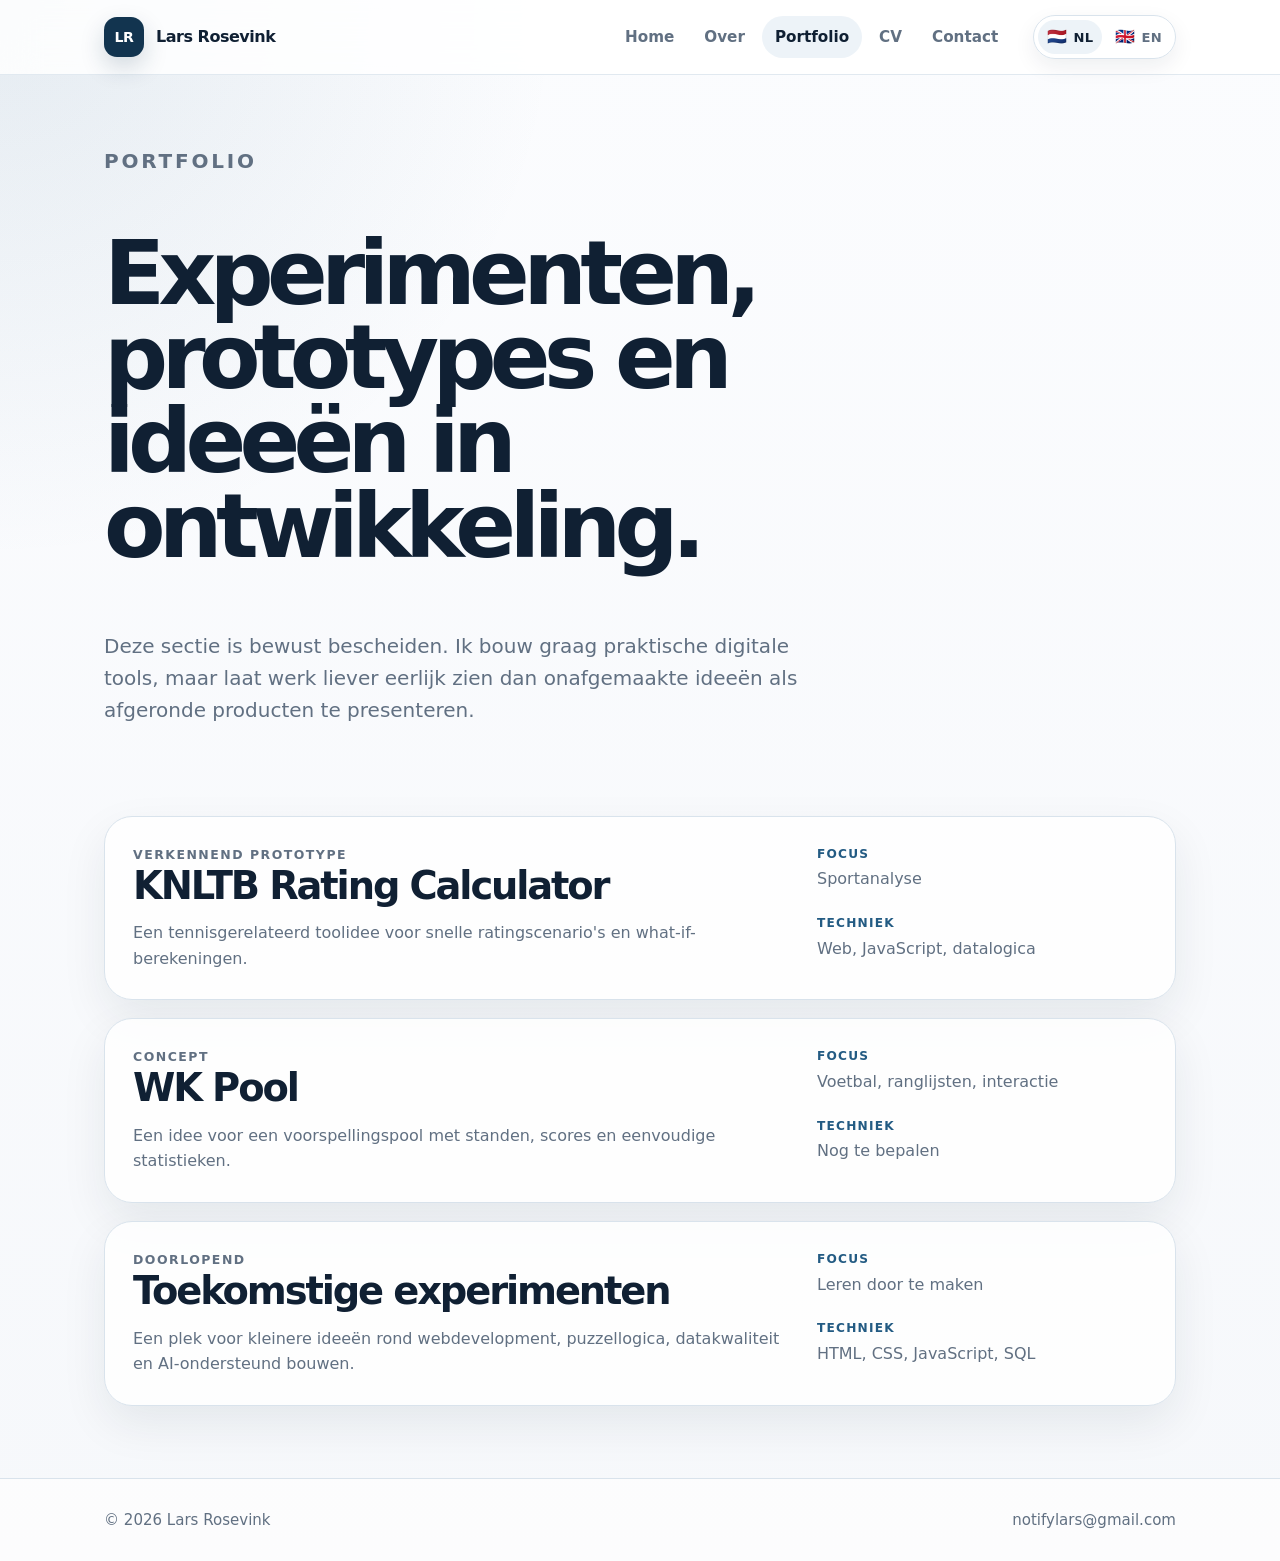
<file: portfolio.html>
<!doctype html>
<html lang="nl">
<head>
  <meta charset="utf-8">
  <meta name="viewport" content="width=device-width, initial-scale=1">
  <title>Portfolio | Lars Rosevink</title>
  <meta name="description" content="Een bescheiden portfolio met digitale experimenten, prototypes en ideeën in ontwikkeling van Lars Rosevink.">
  <meta name="robots" content="index, follow, max-image-preview:large">
  <link rel="canonical" href="https://www.larsrosevink.nl/portfolio.html">
  <meta property="og:type" content="website">
  <meta property="og:locale" content="nl_NL">
  <meta property="og:title" content="Portfolio | Lars Rosevink">
  <meta property="og:description" content="Een bescheiden portfolio met digitale experimenten, prototypes en ideeën in ontwikkeling van Lars Rosevink.">
  <meta property="og:url" content="https://www.larsrosevink.nl/portfolio.html">
  <meta name="theme-color" content="#12344f">
  <link rel="icon" href="favicon.svg" type="image/svg+xml">
  <link rel="stylesheet" href="style.css">
  <script type="application/ld+json">{
  "@context": "https://schema.org",
  "@type": "Person",
  "name": "Lars Rosevink",
  "url": "https://www.larsrosevink.nl/",
  "jobTitle": "Data Policy Advisor",
  "worksFor": {
    "@type": "Organization",
    "name": "Univé"
  },
  "sameAs": [
    "https://www.linkedin.com/in/lars-rosevink-8b160312b/"
  ],
  "email": "mailto:notifylars@gmail.com",
  "knowsAbout": [
    "Data quality",
    "Data governance",
    "SQL",
    "Snowflake",
    "Process improvement",
    "Data analysis",
    "Software development",
    "Web development"
  ]
}</script>
</head>
<body data-page="portfolio" data-language="nl">

  <a class="skip-link" href="#main" data-i18n="global.skip">Naar inhoud</a>

  <header class="site-header">
    <div class="nav-shell">
      <a class="brand" href="index.html" aria-label="Lars Rosevink homepage">
        <span class="brand-mark" aria-hidden="true">LR</span>
        <span class="brand-text">Lars Rosevink</span>
      </a>
      <nav class="site-menu" id="site-menu" aria-label="Hoofdnavigatie" data-i18n-attr="aria-label:attr.navMain">
        <a href="index.html" data-nav-page="home" data-i18n="nav.home">Home</a>
        <a href="about.html" data-nav-page="about" data-i18n="nav.about">Over</a>
        <a href="portfolio.html" data-nav-page="portfolio" data-i18n="nav.portfolio">Portfolio</a>
        <a href="resume.html" data-nav-page="resume" data-i18n="nav.resume">CV</a>
        <a href="contact.html" data-nav-page="contact" data-i18n="nav.contact">Contact</a>
      </nav>
      <div class="nav-actions">
        <div class="language-switch" role="group" aria-label="Taalkeuze" data-i18n-attr="aria-label:attr.languageSwitch">
          <button class="lang-button" type="button" data-lang-switch="nl" aria-pressed="true" aria-label="Nederlands">
            <span class="flag" aria-hidden="true">🇳🇱</span><span class="lang-code">NL</span>
          </button>
          <button class="lang-button" type="button" data-lang-switch="en" aria-pressed="false" aria-label="English">
            <span class="flag" aria-hidden="true">🇬🇧</span><span class="lang-code">EN</span>
          </button>
        </div>
        <button class="nav-toggle" type="button" aria-expanded="false" aria-controls="site-menu" data-i18n="global.menu">Menu</button>
      </div>
    </div>
  </header>

  <main id="main">
    <section class="page-hero">
      <p class="eyebrow" data-i18n="portfolio.eyebrow">Portfolio</p>
      <h1 data-i18n="portfolio.h1">Experimenten, prototypes en ideeën in ontwikkeling.</h1>
      <p data-i18n="portfolio.lead">Deze sectie is bewust bescheiden. Ik bouw graag praktische digitale tools, maar laat werk liever eerlijk zien dan onafgemaakte ideeën als afgeronde producten te presenteren.</p>
    </section>

    <section class="project-list" aria-label="Portfolio projecten" data-i18n-attr="aria-label:attr.portfolioProjects">
      <article class="project-card">
        <div>
          <p class="project-status" data-i18n="portfolio.p1status">Verkennend prototype</p>
          <h2 data-i18n="portfolio.p1title">KNLTB Rating Calculator</h2>
          <p data-i18n="portfolio.p1text">Een tennisgerelateerd toolidee voor snelle ratingscenario's en what-if-berekeningen.</p>
        </div>
        <dl>
          <div><dt data-i18n="portfolio.focus">Focus</dt><dd data-i18n="portfolio.p1focus">Sportanalyse</dd></div>
          <div><dt data-i18n="portfolio.tech">Techniek</dt><dd data-i18n="portfolio.p1tech">Web, JavaScript, datalogica</dd></div>
        </dl>
      </article>

      <article class="project-card">
        <div>
          <p class="project-status" data-i18n="portfolio.p2status">Concept</p>
          <h2 data-i18n="portfolio.p2title">WK Pool</h2>
          <p data-i18n="portfolio.p2text">Een idee voor een voorspellingspool met standen, scores en eenvoudige statistieken.</p>
        </div>
        <dl>
          <div><dt data-i18n="portfolio.focus">Focus</dt><dd data-i18n="portfolio.p2focus">Voetbal, ranglijsten, interactie</dd></div>
          <div><dt data-i18n="portfolio.tech">Techniek</dt><dd data-i18n="portfolio.p2tech">Nog te bepalen</dd></div>
        </dl>
      </article>

      <article class="project-card">
        <div>
          <p class="project-status" data-i18n="portfolio.p3status">Doorlopend</p>
          <h2 data-i18n="portfolio.p3title">Toekomstige experimenten</h2>
          <p data-i18n="portfolio.p3text">Een plek voor kleinere ideeën rond webdevelopment, puzzellogica, datakwaliteit en AI-ondersteund bouwen.</p>
        </div>
        <dl>
          <div><dt data-i18n="portfolio.focus">Focus</dt><dd data-i18n="portfolio.p3focus">Leren door te maken</dd></div>
          <div><dt data-i18n="portfolio.tech">Techniek</dt><dd data-i18n="portfolio.p3tech">HTML, CSS, JavaScript, SQL</dd></div>
        </dl>
      </article>
    </section>

  </main>


  <footer class="site-footer">
    <div class="footer-inner">
      <p>&copy; <span id="year"></span> Lars Rosevink</p>
      <p><a href="mailto:notifylars@gmail.com">notifylars@gmail.com</a></p>
    </div>
  </footer>

  <script src="content.js"></script>
</body>
</html>
</file>
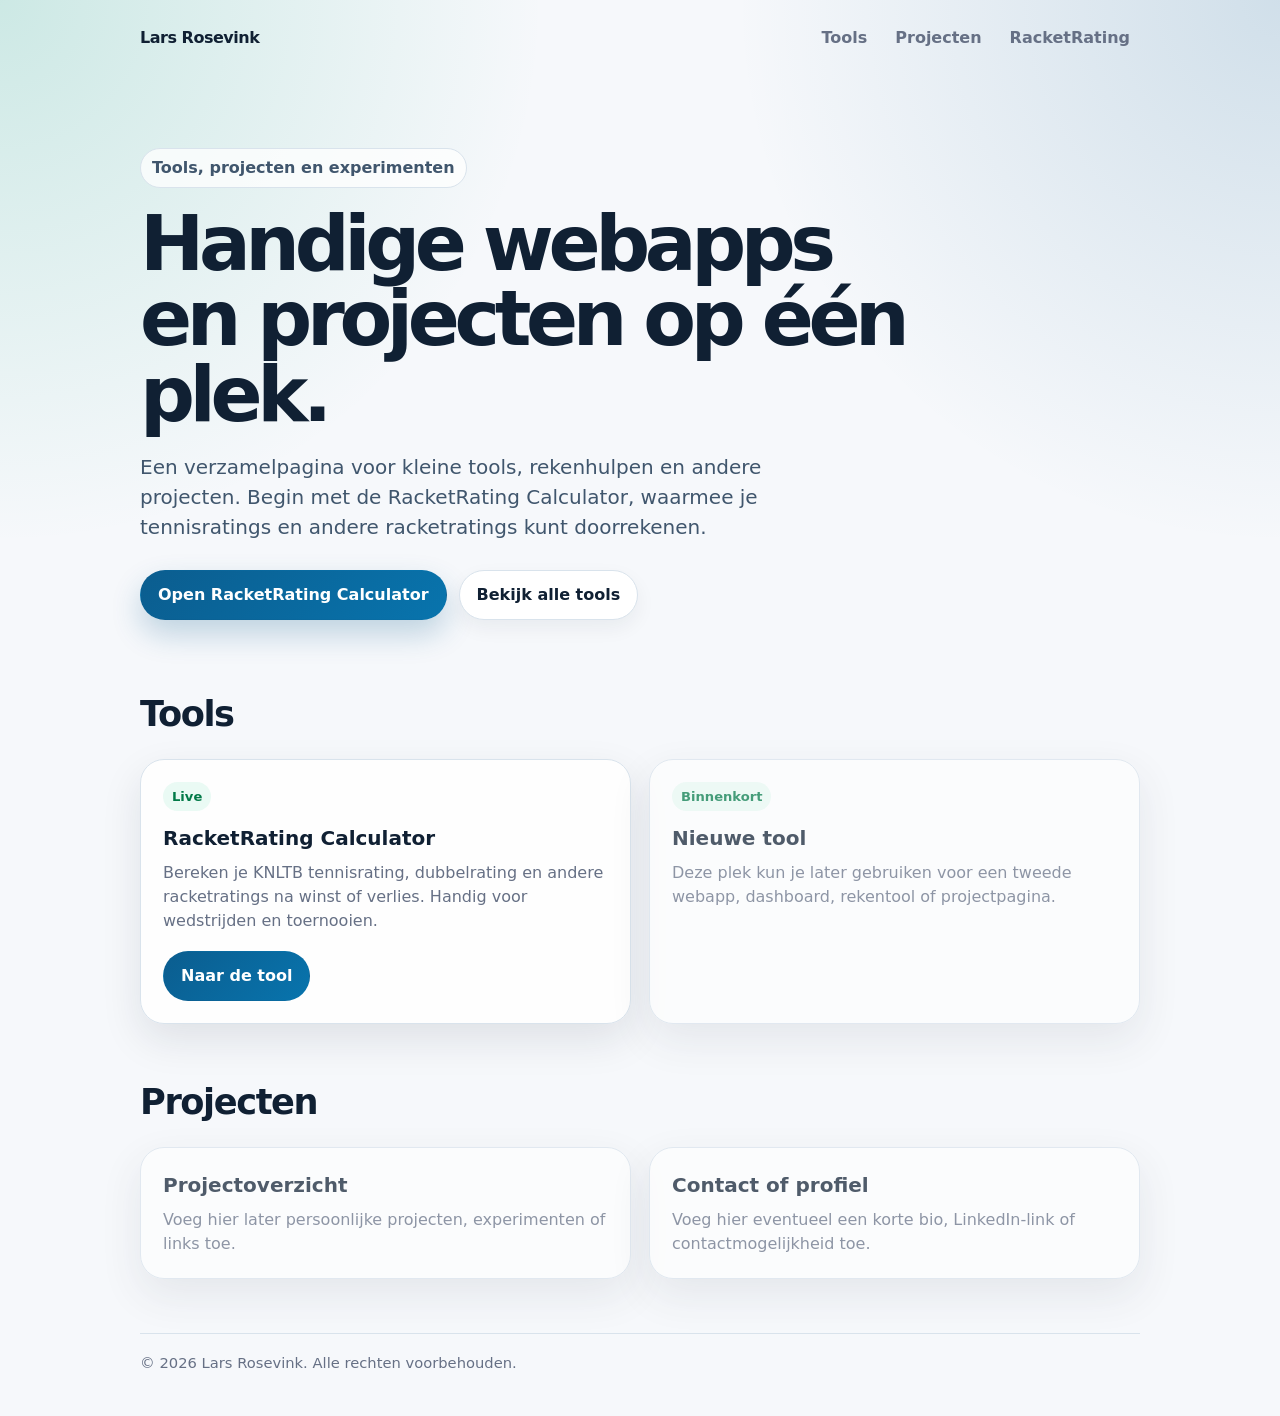
<file: preview.html>
<!doctype html>
<html lang="nl">
<head>
  <meta charset="utf-8">
  <meta name="viewport" content="width=device-width, initial-scale=1">
  <title>Lars Rosevink | Tools en projecten</title>
  <meta name="description" content="Overzicht van tools, projecten en webapps van Lars Rosevink. Bekijk onder andere de RacketRating Calculator.">
  <meta name="robots" content="index, follow, max-image-preview:large">
  <link rel="canonical" href="https://www.larsrosevink.nl/">
  <meta property="og:type" content="website">
  <meta property="og:locale" content="nl_NL">
  <meta property="og:title" content="Lars Rosevink | Tools en projecten">
  <meta property="og:description" content="Overzicht van tools, projecten en webapps van Lars Rosevink.">
  <meta property="og:url" content="https://www.larsrosevink.nl/">
  <meta name="theme-color" content="#102033">

  <style>
    :root {
      --bg: #f6f8fb;
      --text: #102033;
      --muted: #667085;
      --card: #ffffff;
      --line: #d9e3ec;
      --brand: #0b5d8f;
      --brand2: #10a37f;
      --shadow: 0 16px 40px rgba(16, 32, 51, 0.10);
      --radius: 24px;
      --max: 1040px;
    }

    * { box-sizing: border-box; }

    body {
      margin: 0;
      font-family: system-ui, -apple-system, BlinkMacSystemFont, "Segoe UI", sans-serif;
      color: var(--text);
      background:
        radial-gradient(circle at top left, rgba(16, 163, 127, 0.18), transparent 34rem),
        radial-gradient(circle at top right, rgba(11, 93, 143, 0.16), transparent 34rem),
        var(--bg);
      line-height: 1.5;
    }

    header, main, footer {
      max-width: var(--max);
      margin: 0 auto;
      padding-left: 20px;
      padding-right: 20px;
    }

    nav {
      max-width: var(--max);
      margin: 0 auto;
      padding: 18px 20px;
      display: flex;
      justify-content: space-between;
      align-items: center;
      gap: 16px;
    }

    .logo {
      font-weight: 900;
      letter-spacing: -0.03em;
    }

    .nav-links {
      display: flex;
      gap: 8px;
      flex-wrap: wrap;
    }

    .nav-links a {
      color: var(--muted);
      text-decoration: none;
      font-weight: 750;
      padding: 8px 10px;
      border-radius: 999px;
    }

    .nav-links a:hover {
      color: var(--brand);
      background: #eaf5ff;
    }

    header {
      padding-top: 72px;
      padding-bottom: 42px;
    }

    .eyebrow {
      display: inline-flex;
      border: 1px solid var(--line);
      background: rgba(255,255,255,0.76);
      border-radius: 999px;
      padding: 7px 11px;
      color: #40566d;
      font-weight: 800;
      margin-bottom: 18px;
    }

    h1 {
      margin: 0;
      font-size: clamp(2.4rem, 6vw, 5rem);
      line-height: 0.98;
      letter-spacing: -0.07em;
      max-width: 780px;
    }

    .lead {
      margin: 20px 0 0;
      color: #40566d;
      font-size: clamp(1.06rem, 2vw, 1.25rem);
      max-width: 720px;
    }

    .cta-row {
      display: flex;
      flex-wrap: wrap;
      gap: 12px;
      margin-top: 28px;
    }

    .button {
      display: inline-flex;
      align-items: center;
      justify-content: center;
      border-radius: 999px;
      padding: 12px 17px;
      text-decoration: none;
      font-weight: 850;
      border: 1px solid var(--line);
      color: var(--text);
      background: white;
      box-shadow: 0 8px 20px rgba(16, 32, 51, 0.06);
    }

    .button.primary {
      background: linear-gradient(135deg, var(--brand), #0874ad);
      color: white;
      border-color: transparent;
      box-shadow: 0 14px 30px rgba(11, 93, 143, 0.24);
    }

    section {
      padding-top: 26px;
      padding-bottom: 26px;
    }

    h2 {
      margin: 0 0 12px;
      font-size: clamp(1.5rem, 3vw, 2.2rem);
      letter-spacing: -0.04em;
    }

    .grid {
      display: grid;
      grid-template-columns: repeat(2, minmax(0, 1fr));
      gap: 18px;
      margin-top: 18px;
    }

    .card {
      background: rgba(255,255,255,0.88);
      border: 1px solid var(--line);
      border-radius: var(--radius);
      padding: 22px;
      box-shadow: var(--shadow);
    }

    .card h3 {
      margin: 0 0 8px;
      font-size: 1.25rem;
    }

    .card p {
      margin: 0;
      color: var(--muted);
    }

    .card .button {
      margin-top: 18px;
      box-shadow: none;
    }

    .tag {
      display: inline-flex;
      margin-bottom: 12px;
      padding: 5px 9px;
      border-radius: 999px;
      color: #027a48;
      background: #eafaf4;
      font-size: 0.82rem;
      font-weight: 900;
    }

    .placeholder {
      opacity: 0.72;
    }

    footer {
      color: var(--muted);
      padding-top: 28px;
      padding-bottom: 42px;
      font-size: 0.92rem;
    }

    .footer-line {
      border-top: 1px solid var(--line);
      padding-top: 18px;
    }

    @media (max-width: 760px) {
      nav {
        align-items: flex-start;
        flex-direction: column;
      }

      header {
        padding-top: 40px;
      }

      .grid {
        grid-template-columns: 1fr;
      }
    }
  </style>
</head>

<body>
  <nav aria-label="Hoofdnavigatie">
    <div class="logo">Lars Rosevink</div>
    <div class="nav-links">
      <a href="#tools">Tools</a>
      <a href="#projecten">Projecten</a>
      <a href="https://racketrating.larsrosevink.nl/">RacketRating</a>
    </div>
  </nav>

  <header>
    <div class="eyebrow">Tools, projecten en experimenten</div>
    <h1>Handige webapps en projecten op één plek.</h1>
    <p class="lead">
      Een verzamelpagina voor kleine tools, rekenhulpen en andere projecten.
      Begin met de RacketRating Calculator, waarmee je tennisratings en andere racketratings kunt doorrekenen.
    </p>
    <div class="cta-row">
      <a class="button primary" href="https://racketrating.larsrosevink.nl/">Open RacketRating Calculator</a>
      <a class="button" href="#tools">Bekijk alle tools</a>
    </div>
  </header>

  <main>
    <section id="tools">
      <h2>Tools</h2>
      <div class="grid">
        <article class="card">
          <span class="tag">Live</span>
          <h3>RacketRating Calculator</h3>
          <p>
            Bereken je KNLTB tennisrating, dubbelrating en andere racketratings na winst of verlies.
            Handig voor wedstrijden en toernooien.
          </p>
          <a class="button primary" href="https://racketrating.larsrosevink.nl/">Naar de tool</a>
        </article>

        <article class="card placeholder">
          <span class="tag">Binnenkort</span>
          <h3>Nieuwe tool</h3>
          <p>
            Deze plek kun je later gebruiken voor een tweede webapp, dashboard, rekentool of projectpagina.
          </p>
        </article>
      </div>
    </section>

    <section id="projecten">
      <h2>Projecten</h2>
      <div class="grid">
        <article class="card placeholder">
          <h3>Projectoverzicht</h3>
          <p>
            Voeg hier later persoonlijke projecten, experimenten of links toe.
          </p>
        </article>

        <article class="card placeholder">
          <h3>Contact of profiel</h3>
          <p>
            Voeg hier eventueel een korte bio, LinkedIn-link of contactmogelijkheid toe.
          </p>
        </article>
      </div>
    </section>
  </main>

  <footer>
    <div class="footer-line">
      © <span id="year"></span> Lars Rosevink. Alle rechten voorbehouden.
    </div>
  </footer>

  <script>
    document.getElementById("year").textContent = new Date().getFullYear();
  </script>
</body>
</html>
</file>
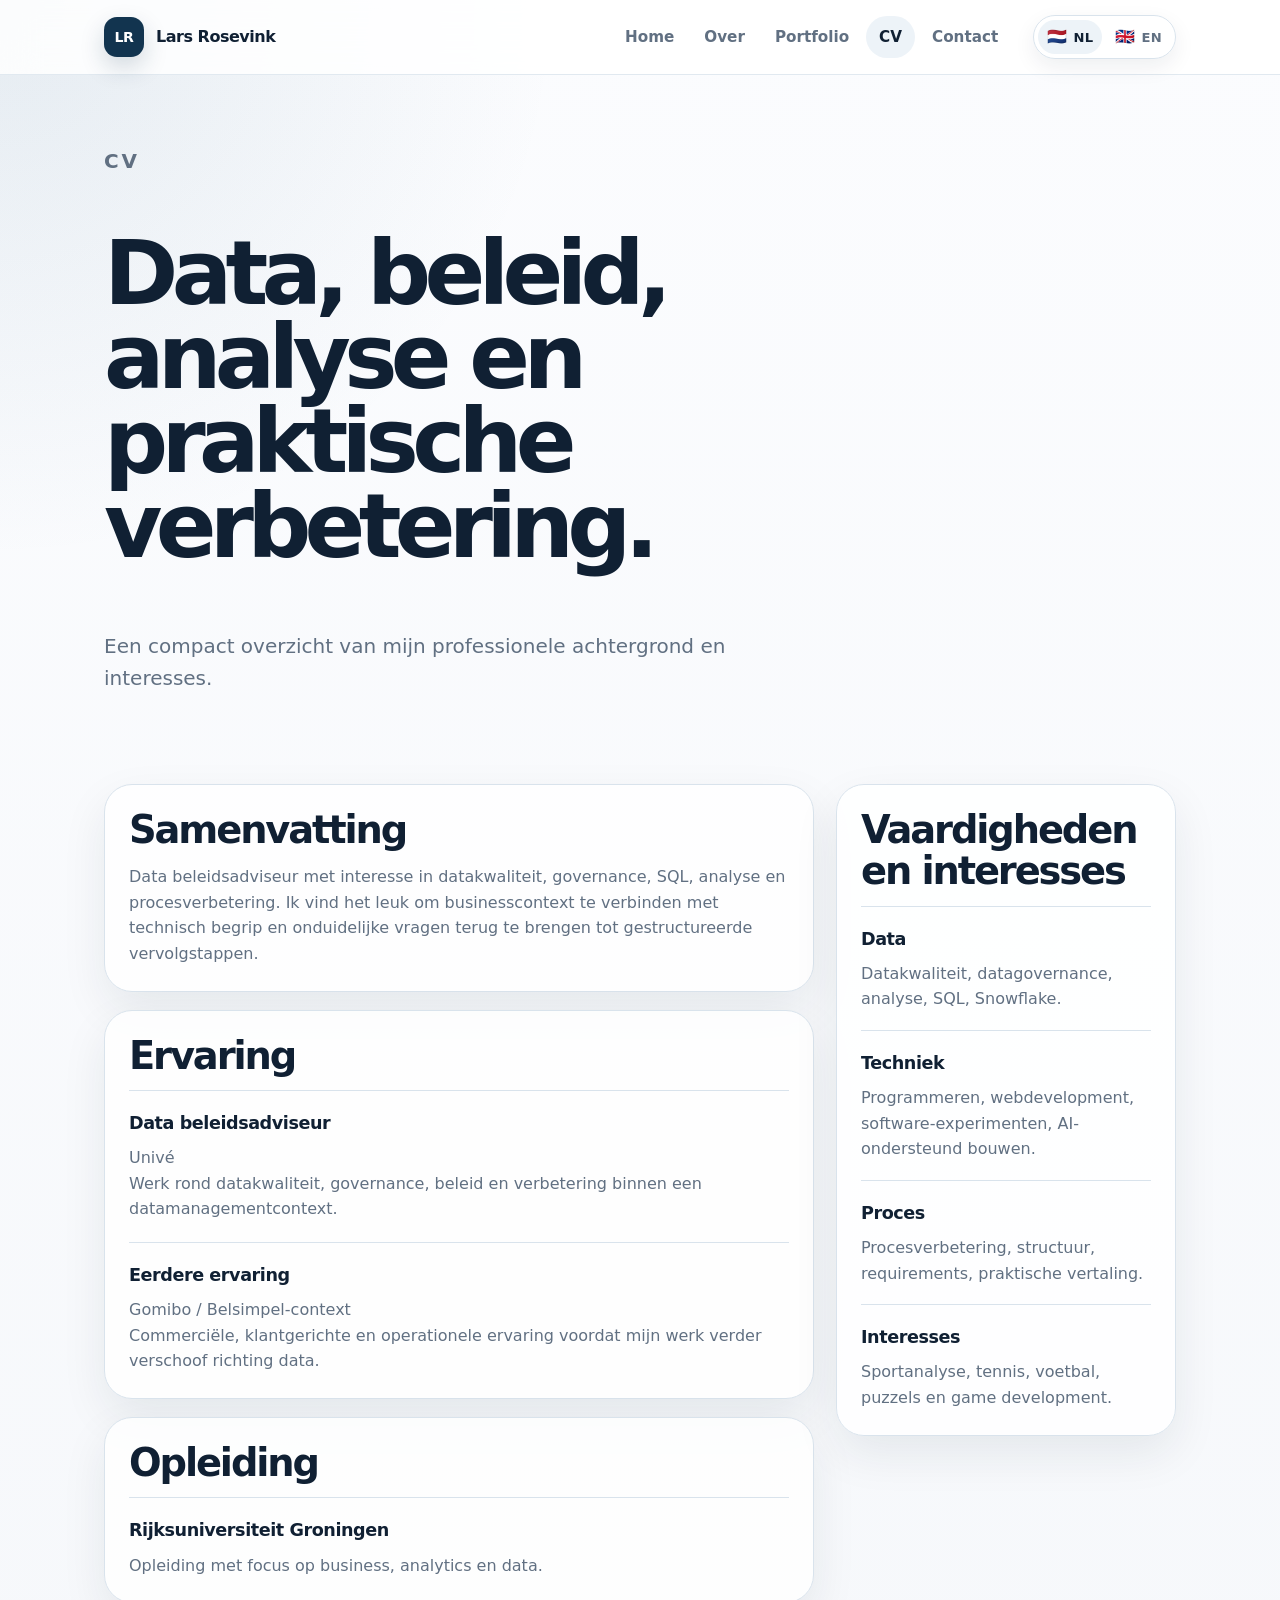
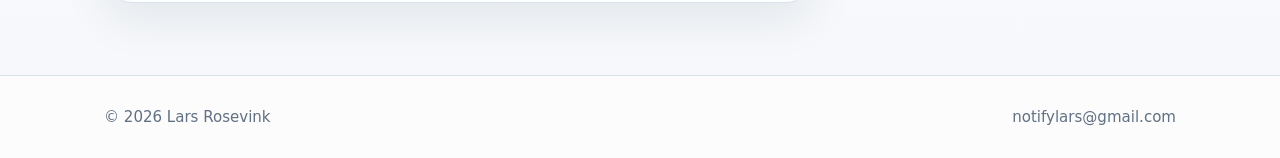
<file: resume.html>
<!doctype html>
<html lang="nl">
<head>
  <meta charset="utf-8">
  <meta name="viewport" content="width=device-width, initial-scale=1">
  <title>CV | Lars Rosevink</title>
  <meta name="description" content="Compact CV van Lars Rosevink met data, beleid, governance, vaardigheden en opleiding.">
  <meta name="robots" content="index, follow, max-image-preview:large">
  <link rel="canonical" href="https://www.larsrosevink.nl/resume.html">
  <meta property="og:type" content="website">
  <meta property="og:locale" content="nl_NL">
  <meta property="og:title" content="CV | Lars Rosevink">
  <meta property="og:description" content="Compact CV van Lars Rosevink met data, beleid, governance, vaardigheden en opleiding.">
  <meta property="og:url" content="https://www.larsrosevink.nl/resume.html">
  <meta name="theme-color" content="#12344f">
  <link rel="icon" href="favicon.svg" type="image/svg+xml">
  <link rel="stylesheet" href="style.css">
  <script type="application/ld+json">{
  "@context": "https://schema.org",
  "@type": "Person",
  "name": "Lars Rosevink",
  "url": "https://www.larsrosevink.nl/",
  "jobTitle": "Data Policy Advisor",
  "worksFor": {
    "@type": "Organization",
    "name": "Univé"
  },
  "sameAs": [
    "https://www.linkedin.com/in/lars-rosevink-8b160312b/"
  ],
  "email": "mailto:notifylars@gmail.com",
  "knowsAbout": [
    "Data quality",
    "Data governance",
    "SQL",
    "Snowflake",
    "Process improvement",
    "Data analysis",
    "Software development",
    "Web development"
  ]
}</script>
</head>
<body data-page="resume" data-language="nl">

  <a class="skip-link" href="#main" data-i18n="global.skip">Naar inhoud</a>

  <header class="site-header">
    <div class="nav-shell">
      <a class="brand" href="index.html" aria-label="Lars Rosevink homepage">
        <span class="brand-mark" aria-hidden="true">LR</span>
        <span class="brand-text">Lars Rosevink</span>
      </a>
      <nav class="site-menu" id="site-menu" aria-label="Hoofdnavigatie" data-i18n-attr="aria-label:attr.navMain">
        <a href="index.html" data-nav-page="home" data-i18n="nav.home">Home</a>
        <a href="about.html" data-nav-page="about" data-i18n="nav.about">Over</a>
        <a href="portfolio.html" data-nav-page="portfolio" data-i18n="nav.portfolio">Portfolio</a>
        <a href="resume.html" data-nav-page="resume" data-i18n="nav.resume">CV</a>
        <a href="contact.html" data-nav-page="contact" data-i18n="nav.contact">Contact</a>
      </nav>
      <div class="nav-actions">
        <div class="language-switch" role="group" aria-label="Taalkeuze" data-i18n-attr="aria-label:attr.languageSwitch">
          <button class="lang-button" type="button" data-lang-switch="nl" aria-pressed="true" aria-label="Nederlands">
            <span class="flag" aria-hidden="true">🇳🇱</span><span class="lang-code">NL</span>
          </button>
          <button class="lang-button" type="button" data-lang-switch="en" aria-pressed="false" aria-label="English">
            <span class="flag" aria-hidden="true">🇬🇧</span><span class="lang-code">EN</span>
          </button>
        </div>
        <button class="nav-toggle" type="button" aria-expanded="false" aria-controls="site-menu" data-i18n="global.menu">Menu</button>
      </div>
    </div>
  </header>

  <main id="main">
    <section class="page-hero">
      <p class="eyebrow" data-i18n="resume.eyebrow">CV</p>
      <h1 data-i18n="resume.h1">Data, beleid, analyse en praktische verbetering.</h1>
      <p data-i18n="resume.lead">Een compact overzicht van mijn professionele achtergrond en interesses.</p>
    </section>

    <section class="resume-layout">
      <div class="resume-main">
        <article class="resume-section">
          <h2 data-i18n="resume.summaryTitle">Samenvatting</h2>
          <p data-i18n="resume.summaryText">Data beleidsadviseur met interesse in datakwaliteit, governance, SQL, analyse en procesverbetering. Ik vind het leuk om businesscontext te verbinden met technisch begrip en onduidelijke vragen terug te brengen tot gestructureerde vervolgstappen.</p>
        </article>

        <article class="resume-section">
          <h2 data-i18n="resume.experienceTitle">Ervaring</h2>
          <div class="timeline-item">
            <h3 data-i18n="resume.role1">Data beleidsadviseur</h3>
            <p class="muted">Univé</p>
            <p data-i18n="resume.role1text">Werk rond datakwaliteit, governance, beleid en verbetering binnen een datamanagementcontext.</p>
          </div>
          <div class="timeline-item">
            <h3 data-i18n="resume.role2">Eerdere ervaring</h3>
            <p class="muted" data-i18n="resume.role2org">Gomibo / Belsimpel-context</p>
            <p data-i18n="resume.role2text">Commerciële, klantgerichte en operationele ervaring voordat mijn werk verder verschoof richting data.</p>
          </div>
        </article>

        <article class="resume-section">
          <h2 data-i18n="resume.educationTitle">Opleiding</h2>
          <div class="timeline-item">
            <h3 data-i18n="resume.educationOrg">Rijksuniversiteit Groningen</h3>
            <p class="muted" data-i18n="resume.educationText">Opleiding met focus op business, analytics en data.</p>
          </div>
        </article>
      </div>

      <aside class="skills-panel">
        <h2 data-i18n="resume.skillsTitle">Vaardigheden en interesses</h2>
        <div class="skill-group">
          <h3 data-i18n="resume.skillData">Data</h3>
          <p data-i18n="resume.skillDataText">Datakwaliteit, datagovernance, analyse, SQL, Snowflake.</p>
        </div>
        <div class="skill-group">
          <h3 data-i18n="resume.skillTech">Techniek</h3>
          <p data-i18n="resume.skillTechText">Programmeren, webdevelopment, software-experimenten, AI-ondersteund bouwen.</p>
        </div>
        <div class="skill-group">
          <h3 data-i18n="resume.skillProcess">Proces</h3>
          <p data-i18n="resume.skillProcessText">Procesverbetering, structuur, requirements, praktische vertaling.</p>
        </div>
        <div class="skill-group">
          <h3 data-i18n="resume.skillInterests">Interesses</h3>
          <p data-i18n="resume.skillInterestsText">Sportanalyse, tennis, voetbal, puzzels en game development.</p>
        </div>
      </aside>
    </section>

  </main>


  <footer class="site-footer">
    <div class="footer-inner">
      <p>&copy; <span id="year"></span> Lars Rosevink</p>
      <p><a href="mailto:notifylars@gmail.com">notifylars@gmail.com</a></p>
    </div>
  </footer>

  <script src="content.js"></script>
</body>
</html>
</file>
<file: style.css>
/*
  Lars Rosevink personal website
  Static HTML/CSS/JS. No external dependencies.
*/

:root {
  --bg: #f6f8fb;
  --surface: #ffffff;
  --surface-soft: #edf3f8;
  --ink: #102033;
  --muted: #617082;
  --line: #d9e3ec;
  --accent: #235b83;
  --accent-strong: #12344f;
  --accent-soft: #e4eff7;
  --warm: #c78345;
  --warm-soft: #f5eadf;
  --shadow: 0 24px 70px rgba(16, 32, 51, 0.11);
  --radius-lg: 28px;
  --radius-md: 18px;
  --radius-sm: 12px;
  --max: 1120px;
  --focus: 0 0 0 4px rgba(35, 91, 131, 0.22);
}

* {
  box-sizing: border-box;
}

html {
  scroll-behavior: smooth;
}

body {
  margin: 0;
  color: var(--ink);
  background:
    radial-gradient(circle at top left, rgba(35, 91, 131, 0.10), transparent 35rem),
    linear-gradient(180deg, #fbfcfe 0%, var(--bg) 100%);
  font-family: Inter, ui-sans-serif, system-ui, -apple-system, BlinkMacSystemFont, "Segoe UI", sans-serif;
  line-height: 1.6;
}

body.menu-open {
  overflow: hidden;
}

a {
  color: inherit;
}

img,
svg {
  display: block;
}

button,
a {
  -webkit-tap-highlight-color: transparent;
}

:focus-visible {
  outline: none;
  box-shadow: var(--focus);
}

.skip-link {
  position: fixed;
  left: 16px;
  top: 12px;
  z-index: 100;
  padding: 10px 14px;
  border-radius: 999px;
  background: var(--accent-strong);
  color: white;
  transform: translateY(-150%);
  transition: transform 160ms ease;
}

.skip-link:focus {
  transform: translateY(0);
}

.site-header {
  position: sticky;
  top: 0;
  z-index: 20;
  border-bottom: 1px solid rgba(217, 227, 236, 0.78);
  background: rgba(255, 255, 255, 0.84);
  backdrop-filter: blur(18px);
}

.nav-shell,
main,
.footer-inner {
  width: min(100%, var(--max));
  margin: 0 auto;
  padding-left: 24px;
  padding-right: 24px;
}

.nav-shell {
  min-height: 74px;
  display: flex;
  align-items: center;
  justify-content: space-between;
  gap: 22px;
}

.brand {
  display: inline-flex;
  align-items: center;
  gap: 12px;
  text-decoration: none;
  font-weight: 800;
  letter-spacing: -0.03em;
}

.brand-mark {
  width: 40px;
  height: 40px;
  display: grid;
  place-items: center;
  border-radius: 13px;
  color: white;
  background: var(--accent-strong);
  box-shadow: 0 10px 24px rgba(18, 52, 79, 0.18);
  font-size: 0.88rem;
}

.site-menu {
  display: flex;
  align-items: center;
  gap: 4px;
}

.site-menu a,
.nav-toggle {
  border-radius: 999px;
  color: var(--muted);
  text-decoration: none;
  font-size: 0.95rem;
  font-weight: 700;
}

.site-menu a {
  padding: 9px 13px;
}

.site-menu a:hover,
.site-menu a[aria-current="page"] {
  color: var(--ink);
  background: var(--surface-soft);
}

.nav-toggle {
  display: none;
  border: 1px solid var(--line);
  background: var(--surface);
  padding: 10px 14px;
  cursor: pointer;
}

main {
  padding-top: 70px;
  padding-bottom: 72px;
}

.hero,
.page-hero {
  display: grid;
  gap: 40px;
  align-items: center;
}

.home-hero {
  grid-template-columns: minmax(0, 1fr) 360px;
  min-height: 480px;
}

.page-hero {
  max-width: 820px;
  margin-bottom: 64px;
}

.eyebrow {
  margin: 0 0 14px;
  color: var(--accent);
  font-size: 0.78rem;
  font-weight: 850;
  letter-spacing: 0.14em;
  text-transform: uppercase;
}

h1,
h2,
h3,
p {
  margin-top: 0;
}

h1 {
  max-width: 900px;
  margin-bottom: 22px;
  font-size: clamp(2.8rem, 7vw, 6rem);
  line-height: 0.94;
  letter-spacing: -0.075em;
}

h2 {
  margin-bottom: 14px;
  font-size: clamp(1.7rem, 3vw, 2.7rem);
  line-height: 1.08;
  letter-spacing: -0.055em;
}

h3 {
  margin-bottom: 8px;
  font-size: 1.1rem;
  letter-spacing: -0.025em;
}

.hero-text,
.page-hero p,
.section-heading p,
.text-block p,
.info-card p,
.project-card p,
.resume-section p,
.skills-panel p,
.contact-card p,
.nav-card p {
  color: var(--muted);
}

.hero-text,
.page-hero p {
  max-width: 720px;
  font-size: clamp(1.08rem, 1.8vw, 1.25rem);
}

.hero-actions {
  display: flex;
  flex-wrap: wrap;
  gap: 12px;
  margin-top: 32px;
}

.button {
  display: inline-flex;
  align-items: center;
  justify-content: center;
  min-height: 46px;
  padding: 12px 18px;
  border: 1px solid var(--line);
  border-radius: 999px;
  background: var(--surface);
  color: var(--ink);
  text-decoration: none;
  font-weight: 800;
  transition: transform 150ms ease, border-color 150ms ease, background 150ms ease;
}

.button:hover {
  transform: translateY(-2px);
  border-color: rgba(35, 91, 131, 0.30);
  background: #f9fbfd;
}

.button.primary {
  border-color: var(--accent-strong);
  background: var(--accent-strong);
  color: white;
}

.button.ghost {
  background: transparent;
}

.intro-card {
  padding: 28px;
  border: 1px solid var(--line);
  border-radius: var(--radius-lg);
  background: rgba(255, 255, 255, 0.78);
  box-shadow: var(--shadow);
}

.portrait-placeholder {
  width: 118px;
  height: 118px;
  display: grid;
  place-items: center;
  margin-bottom: 24px;
  border-radius: 30px;
  color: white;
  background:
    linear-gradient(135deg, #12344f, #235b83),
    var(--accent-strong);
  box-shadow: inset 0 -10px 0 rgba(0, 0, 0, 0.14);
  font-size: 2.2rem;
  font-weight: 900;
  letter-spacing: -0.08em;
}

.card-label,
.project-status {
  margin-bottom: 6px;
  color: var(--accent);
  font-size: 0.78rem;
  font-weight: 850;
  letter-spacing: 0.12em;
  text-transform: uppercase;
}

.card-title {
  margin-bottom: 4px;
  font-size: 1.35rem;
  font-weight: 850;
  letter-spacing: -0.04em;
}

.card-note {
  margin-bottom: 0;
  color: var(--muted);
}

.section-heading {
  max-width: 820px;
  margin-bottom: 28px;
}

.section-heading.compact {
  margin-bottom: 18px;
}

.room-section,
.cards-section,
.content-grid,
.project-list,
.resume-layout,
.contact-card {
  margin-top: 70px;
}

.room-layout {
  display: grid;
  grid-template-columns: minmax(0, 1fr) 260px;
  gap: 22px;
  align-items: start;
}

.room-panel,
.room-help,
.info-card,
.side-note,
.project-card,
.resume-section,
.skills-panel,
.contact-card,
.nav-card,
.text-block {
  border: 1px solid var(--line);
  border-radius: var(--radius-lg);
  background: rgba(255, 255, 255, 0.84);
  box-shadow: 0 18px 46px rgba(16, 32, 51, 0.08);
}

.room-panel {
  overflow: hidden;
}

.room-status {
  min-height: 46px;
  display: flex;
  align-items: center;
  padding: 12px 18px;
  border-bottom: 1px solid var(--line);
  color: var(--muted);
  font-size: 0.92rem;
  font-weight: 650;
}

.room-stage {
  position: relative;
  width: 100%;
  height: clamp(380px, 52vw, 540px);
  overflow: hidden;
  background:
    linear-gradient(180deg, #e7eff6 0%, #d5e4ee 48%, #c8d9e6 100%);
  image-rendering: pixelated;
}

.room-stage:focus-visible {
  box-shadow: inset var(--focus);
}

.room-wall {
  position: absolute;
  top: 0;
  width: 50%;
  height: 48%;
  background-size: 28px 28px;
  opacity: 0.95;
}

.wall-left {
  left: 0;
  clip-path: polygon(0 0, 100% 0, 100% 100%, 0 68%);
  background:
    linear-gradient(90deg, rgba(255,255,255,0.38) 1px, transparent 1px),
    linear-gradient(#d8e6ef, #c8d9e6);
  border-right: 1px solid rgba(18, 52, 79, 0.08);
}

.wall-right {
  right: 0;
  clip-path: polygon(0 0, 100% 0, 100% 68%, 0 100%);
  background:
    linear-gradient(90deg, rgba(255,255,255,0.28) 1px, transparent 1px),
    linear-gradient(#e6eef5, #d4e2ec);
}

.room-floor {
  position: absolute;
  left: 8%;
  right: 8%;
  bottom: 7%;
  height: 64%;
  clip-path: polygon(50% 0%, 100% 32%, 50% 100%, 0% 32%);
  background:
    linear-gradient(45deg, rgba(18,52,79,0.10) 1px, transparent 1px),
    linear-gradient(-45deg, rgba(18,52,79,0.08) 1px, transparent 1px),
    linear-gradient(135deg, #edf1e7, #dce9dc 60%, #d2e0d8);
  background-size: 28px 28px, 28px 28px, auto;
  box-shadow: 0 34px 72px rgba(16, 32, 51, 0.16);
  border: 1px solid rgba(18, 52, 79, 0.08);
}

.room-object {
  position: absolute;
  z-index: 4;
  display: block;
  color: var(--ink);
  text-decoration: none;
  transform: translate(-50%, -50%);
  transition: transform 140ms ease, filter 140ms ease;
}

.room-object:hover,
.room-object:focus-visible,
.room-object.is-near {
  transform: translate(-50%, -54%);
  filter: drop-shadow(0 16px 18px rgba(18, 52, 79, 0.18));
}

.object-caption {
  position: absolute;
  left: 50%;
  top: calc(100% + 8px);
  transform: translateX(-50%);
  padding: 4px 8px;
  border: 1px solid rgba(18, 52, 79, 0.13);
  border-radius: 999px;
  background: rgba(255,255,255,0.84);
  color: var(--accent-strong);
  font-size: 0.72rem;
  font-weight: 850;
  white-space: nowrap;
}

.object-door {
  left: 50%;
  top: 23%;
  width: 82px;
  height: 136px;
  z-index: 2;
}

.door-panel {
  position: absolute;
  inset: 0 8px 26px;
  border: 3px solid #12344f;
  border-radius: 5px 5px 0 0;
  background:
    radial-gradient(circle at 78% 52%, #f5d7a4 0 5px, transparent 6px),
    linear-gradient(90deg, #235b83, #17415f);
  box-shadow: inset -10px 0 rgba(0,0,0,0.12), 0 12px 0 rgba(18, 52, 79, 0.10);
}

.welcome-mat {
  position: absolute;
  left: 0;
  right: 0;
  bottom: 0;
  height: 28px;
  display: grid;
  place-items: center;
  border-radius: 50%;
  background: #d8a468;
  color: #4d2c14;
  font-size: 0.68rem;
  font-weight: 900;
  text-transform: uppercase;
}

.object-desk {
  left: 31%;
  top: 67%;
  width: 180px;
  height: 124px;
}

.desk-top {
  position: absolute;
  left: 18px;
  top: 50px;
  width: 148px;
  height: 45px;
  transform: skewX(-20deg);
  border: 3px solid #5d381b;
  border-radius: 4px;
  background: linear-gradient(180deg, #c78345, #98612f);
  box-shadow: inset 0 -8px rgba(0,0,0,0.12);
}

.desk-leg {
  position: absolute;
  top: 88px;
  width: 16px;
  height: 34px;
  background: #6f421f;
  border: 2px solid #4d2c14;
}

.desk-leg.left { left: 40px; }
.desk-leg.right { right: 34px; }

.laptop-screen {
  position: absolute;
  left: 72px;
  top: 20px;
  width: 56px;
  height: 42px;
  border: 3px solid #102033;
  border-radius: 4px 4px 1px 1px;
  background:
    linear-gradient(90deg, rgba(255,255,255,0.26) 2px, transparent 2px),
    linear-gradient(180deg, #234f73, #122d43);
  background-size: 10px 10px, auto;
}

.laptop-base {
  position: absolute;
  left: 64px;
  top: 62px;
  width: 74px;
  height: 12px;
  transform: skewX(-22deg);
  border: 2px solid #102033;
  background: #d9e3ec;
}

.object-shelf {
  left: 18%;
  top: 45%;
  width: 118px;
  height: 142px;
}

.shelf-frame {
  position: absolute;
  inset: 8px 14px 18px;
  border: 4px solid #5d381b;
  border-radius: 4px;
  background:
    linear-gradient(180deg, transparent 30%, #5d381b 31%, #5d381b 35%, transparent 36%, transparent 66%, #5d381b 67%, #5d381b 71%, transparent 72%),
    #b8733c;
  box-shadow: inset -8px 0 rgba(0,0,0,0.12);
}

.book,
.paper-stack {
  position: absolute;
  bottom: 30px;
  width: 13px;
  border: 2px solid rgba(0,0,0,0.22);
}

.book-a { left: 32px; height: 48px; background: #235b83; }
.book-b { left: 48px; height: 58px; background: #d8a468; }
.book-c { left: 65px; height: 42px; background: #6b8f71; }
.paper-stack {
  left: 80px;
  bottom: 62px;
  width: 22px;
  height: 16px;
  background: #fffdf7;
}

.object-board {
  left: 66%;
  top: 47%;
  width: 150px;
  height: 120px;
}

.board-frame {
  position: absolute;
  inset: 14px 14px 26px;
  border: 4px solid #8d5a2d;
  border-radius: 5px;
  background: #f1d2a7;
  box-shadow: inset -6px -6px rgba(141, 90, 45, 0.15);
}

.note {
  position: absolute;
  width: 33px;
  height: 28px;
  border: 2px solid rgba(18,52,79,0.15);
  background: white;
}

.note-a { left: 34px; top: 34px; background: #edf3f8; }
.note-b { left: 74px; top: 28px; background: #fff3d8; }
.note-c { left: 58px; top: 67px; background: #e6f1e7; }

.object-mail {
  left: 76%;
  top: 75%;
  width: 114px;
  height: 116px;
}

.mail-post {
  position: absolute;
  left: 47px;
  bottom: 16px;
  width: 15px;
  height: 58px;
  border: 2px solid #4d2c14;
  background: #8d5a2d;
}

.mail-box {
  position: absolute;
  left: 20px;
  top: 24px;
  width: 72px;
  height: 46px;
  border: 3px solid #12344f;
  border-radius: 22px 22px 6px 6px;
  background: linear-gradient(180deg, #f4f7fb, #cbd9e4);
  box-shadow: inset -8px 0 rgba(18,52,79,0.10);
}

.mail-flag {
  position: absolute;
  right: 13px;
  top: 19px;
  width: 18px;
  height: 40px;
  border-left: 4px solid #12344f;
  background: linear-gradient(90deg, #c78345 0 18px, transparent 18px);
}

.avatar {
  position: absolute;
  left: 50%;
  top: 72%;
  z-index: 9;
  width: 44px;
  height: 70px;
  pointer-events: none;
  transform: translate(-50%, -100%);
}

.avatar-shadow {
  position: absolute;
  left: 4px;
  bottom: -5px;
  width: 38px;
  height: 13px;
  border-radius: 50%;
  background: rgba(16, 32, 51, 0.20);
}

.avatar-head {
  position: absolute;
  left: 9px;
  top: 0;
  width: 26px;
  height: 26px;
  border: 3px solid #102033;
  border-radius: 8px;
  background: #f4caa8;
}

.avatar-hair {
  position: absolute;
  left: 8px;
  top: -1px;
  width: 28px;
  height: 11px;
  border-radius: 8px 8px 4px 4px;
  background: #59361d;
  border: 2px solid #102033;
}

.avatar-body {
  position: absolute;
  left: 7px;
  top: 26px;
  width: 30px;
  height: 32px;
  border: 3px solid #102033;
  border-radius: 7px;
  background: linear-gradient(180deg, #235b83, #12344f);
}

.avatar-leg {
  position: absolute;
  top: 55px;
  width: 12px;
  height: 13px;
  border: 2px solid #102033;
  background: #26384a;
}

.leg-left { left: 9px; }
.leg-right { right: 9px; }

.room-tooltip {
  position: absolute;
  z-index: 12;
  padding: 8px 11px;
  border: 1px solid rgba(16, 32, 51, 0.18);
  border-radius: 999px;
  background: rgba(255,255,255,0.95);
  color: var(--accent-strong);
  box-shadow: 0 14px 34px rgba(16, 32, 51, 0.14);
  font-size: 0.82rem;
  font-weight: 850;
  white-space: nowrap;
  transform: translate(-50%, -100%);
}

.mobile-controls {
  display: none;
  grid-template-columns: repeat(3, 56px);
  grid-template-rows: repeat(3, 46px);
  justify-content: center;
  gap: 8px;
  padding: 14px 12px 16px;
  border-top: 1px solid var(--line);
  background: #f8fbfd;
}

.mobile-controls button {
  min-height: 42px;
  border: 1px solid var(--line);
  border-radius: 12px;
  background: white;
  color: var(--ink);
  font-weight: 800;
  cursor: pointer;
}

.mobile-controls button[data-action="interact"] {
  background: var(--accent-strong);
  color: white;
}

.mobile-controls button[data-move="up"] { grid-column: 2; grid-row: 1; }
.mobile-controls button[data-move="left"] { grid-column: 1; grid-row: 2; }
.mobile-controls button[data-action="interact"] { grid-column: 2; grid-row: 2; }
.mobile-controls button[data-move="right"] { grid-column: 3; grid-row: 2; }
.mobile-controls button[data-move="down"] { grid-column: 2; grid-row: 3; }

.room-help {
  padding: 22px;
}

.room-help ul,
.clean-list {
  margin: 0;
  padding-left: 18px;
  color: var(--muted);
}

.room-help li + li,
.clean-list li + li {
  margin-top: 9px;
}

.card-grid,
.content-grid.three-col {
  display: grid;
  grid-template-columns: repeat(4, minmax(0, 1fr));
  gap: 16px;
}

.nav-card,
.info-card,
.side-note,
.text-block,
.resume-section,
.skills-panel,
.contact-card {
  padding: 24px;
}

.nav-card {
  text-decoration: none;
  transition: transform 150ms ease, border-color 150ms ease;
}

.nav-card:hover {
  transform: translateY(-3px);
  border-color: rgba(35, 91, 131, 0.28);
}

.nav-card span {
  display: inline-block;
  margin-bottom: 26px;
  color: var(--accent);
  font-size: 0.8rem;
  font-weight: 900;
}

.nav-card p,
.info-card p,
.project-card p,
.resume-section p,
.skills-panel p,
.contact-card p {
  margin-bottom: 0;
}

.content-grid.two-col,
.resume-layout {
  display: grid;
  grid-template-columns: minmax(0, 1fr) 340px;
  gap: 22px;
  align-items: start;
}

.text-block.large {
  padding: 32px;
}

.project-list {
  display: grid;
  gap: 18px;
}

.project-card {
  display: grid;
  grid-template-columns: minmax(0, 1fr) 330px;
  gap: 22px;
  padding: 28px;
}

.project-card dl {
  display: grid;
  gap: 12px;
  margin: 0;
}

.project-card dt {
  color: var(--accent);
  font-size: 0.76rem;
  font-weight: 850;
  letter-spacing: 0.10em;
  text-transform: uppercase;
}

.project-card dd {
  margin: 2px 0 0;
  color: var(--muted);
}

.resume-main {
  display: grid;
  gap: 18px;
}

.timeline-item {
  padding-top: 18px;
  border-top: 1px solid var(--line);
}

.timeline-item + .timeline-item {
  margin-top: 20px;
}

.muted {
  color: var(--muted);
}

.skills-panel {
  position: sticky;
  top: 98px;
}

.skill-group {
  padding-top: 18px;
  border-top: 1px solid var(--line);
}

.skill-group + .skill-group {
  margin-top: 18px;
}

.contact-card {
  display: grid;
  grid-template-columns: repeat(2, minmax(0, 1fr));
  gap: 20px;
}

.contact-link {
  display: inline-flex;
  max-width: 100%;
  color: var(--accent-strong);
  font-size: clamp(1rem, 2vw, 1.25rem);
  font-weight: 850;
  overflow-wrap: anywhere;
}

.site-footer {
  border-top: 1px solid var(--line);
  background: rgba(255,255,255,0.65);
}

.footer-inner {
  min-height: 82px;
  display: flex;
  align-items: center;
  justify-content: space-between;
  gap: 18px;
  color: var(--muted);
  font-size: 0.94rem;
}

.footer-inner p {
  margin: 0;
}

.footer-inner a {
  color: var(--muted);
  text-decoration: none;
}

.footer-inner a:hover {
  color: var(--accent-strong);
}

@media (max-width: 980px) {
  .home-hero,
  .room-layout,
  .content-grid.two-col,
  .resume-layout,
  .project-card {
    grid-template-columns: 1fr;
  }

  .intro-card,
  .skills-panel {
    position: static;
  }

  .card-grid,
  .content-grid.three-col,
  .contact-card {
    grid-template-columns: repeat(2, minmax(0, 1fr));
  }
}

@media (max-width: 720px) {
  .nav-shell,
  main,
  .footer-inner {
    padding-left: 18px;
    padding-right: 18px;
  }

  .nav-shell {
    min-height: 66px;
  }

  .nav-toggle {
    display: inline-flex;
  }

  .site-menu {
    position: fixed;
    left: 18px;
    right: 18px;
    top: 76px;
    display: none;
    flex-direction: column;
    align-items: stretch;
    padding: 10px;
    border: 1px solid var(--line);
    border-radius: 20px;
    background: white;
    box-shadow: var(--shadow);
  }

  body.menu-open .site-menu {
    display: flex;
  }

  .site-menu a {
    padding: 12px 14px;
  }

  main {
    padding-top: 46px;
  }

  h1 {
    font-size: clamp(2.6rem, 14vw, 4.2rem);
  }

  .hero-actions,
  .footer-inner {
    align-items: stretch;
    flex-direction: column;
  }

  .button {
    width: 100%;
  }

  .room-stage {
    height: 430px;
  }

  .room-help {
    display: none;
  }

  .mobile-controls {
    display: grid;
  }

  .card-grid,
  .content-grid.three-col,
  .contact-card {
    grid-template-columns: 1fr;
  }

  .project-card,
  .text-block.large,
  .resume-section,
  .skills-panel,
  .contact-card,
  .nav-card,
  .info-card,
  .side-note {
    padding: 22px;
  }

  .object-caption {
    display: none;
  }
}

@media (max-width: 460px) {
  .room-stage {
    height: 390px;
  }

  .object-desk { width: 140px; }
  .object-shelf { width: 96px; }
  .object-board { width: 116px; }
  .object-mail { width: 92px; }
}

@media (prefers-reduced-motion: reduce) {
  html {
    scroll-behavior: auto;
  }

  *,
  *::before,
  *::after {
    transition-duration: 0.001ms !important;
    animation-duration: 0.001ms !important;
    animation-iteration-count: 1 !important;
  }
}


/* Language switch */
.nav-actions {
  display: inline-flex;
  align-items: center;
  gap: 10px;
}

.site-menu {
  margin-left: auto;
}

.language-switch {
  display: inline-flex;
  align-items: center;
  gap: 4px;
  padding: 4px;
  border: 1px solid var(--line);
  border-radius: 999px;
  background: rgba(255, 255, 255, 0.82);
  box-shadow: 0 8px 22px rgba(16, 32, 51, 0.07);
}

.lang-button {
  min-height: 34px;
  display: inline-flex;
  align-items: center;
  gap: 6px;
  padding: 6px 9px;
  border: 0;
  border-radius: 999px;
  background: transparent;
  color: var(--muted);
  cursor: pointer;
  font: inherit;
  font-size: 0.82rem;
  font-weight: 850;
  letter-spacing: 0.02em;
}

.lang-button:hover,
.lang-button[aria-pressed="true"] {
  color: var(--ink);
  background: var(--surface-soft);
}

.lang-button .flag {
  font-size: 1rem;
  line-height: 1;
}

@media (max-width: 720px) {
  .nav-shell {
    gap: 10px;
  }

  .brand-text {
    display: none;
  }

  .nav-actions {
    margin-left: auto;
    gap: 8px;
  }

  .language-switch {
    padding: 3px;
  }

  .lang-button {
    min-height: 32px;
    padding: 5px 8px;
    font-size: 0.78rem;
  }

  .site-menu {
    margin-left: 0;
    top: 76px;
  }
}

@media (max-width: 420px) {
  .lang-code {
    display: none;
  }

  .lang-button {
    padding-left: 8px;
    padding-right: 8px;
  }
}
</file>
